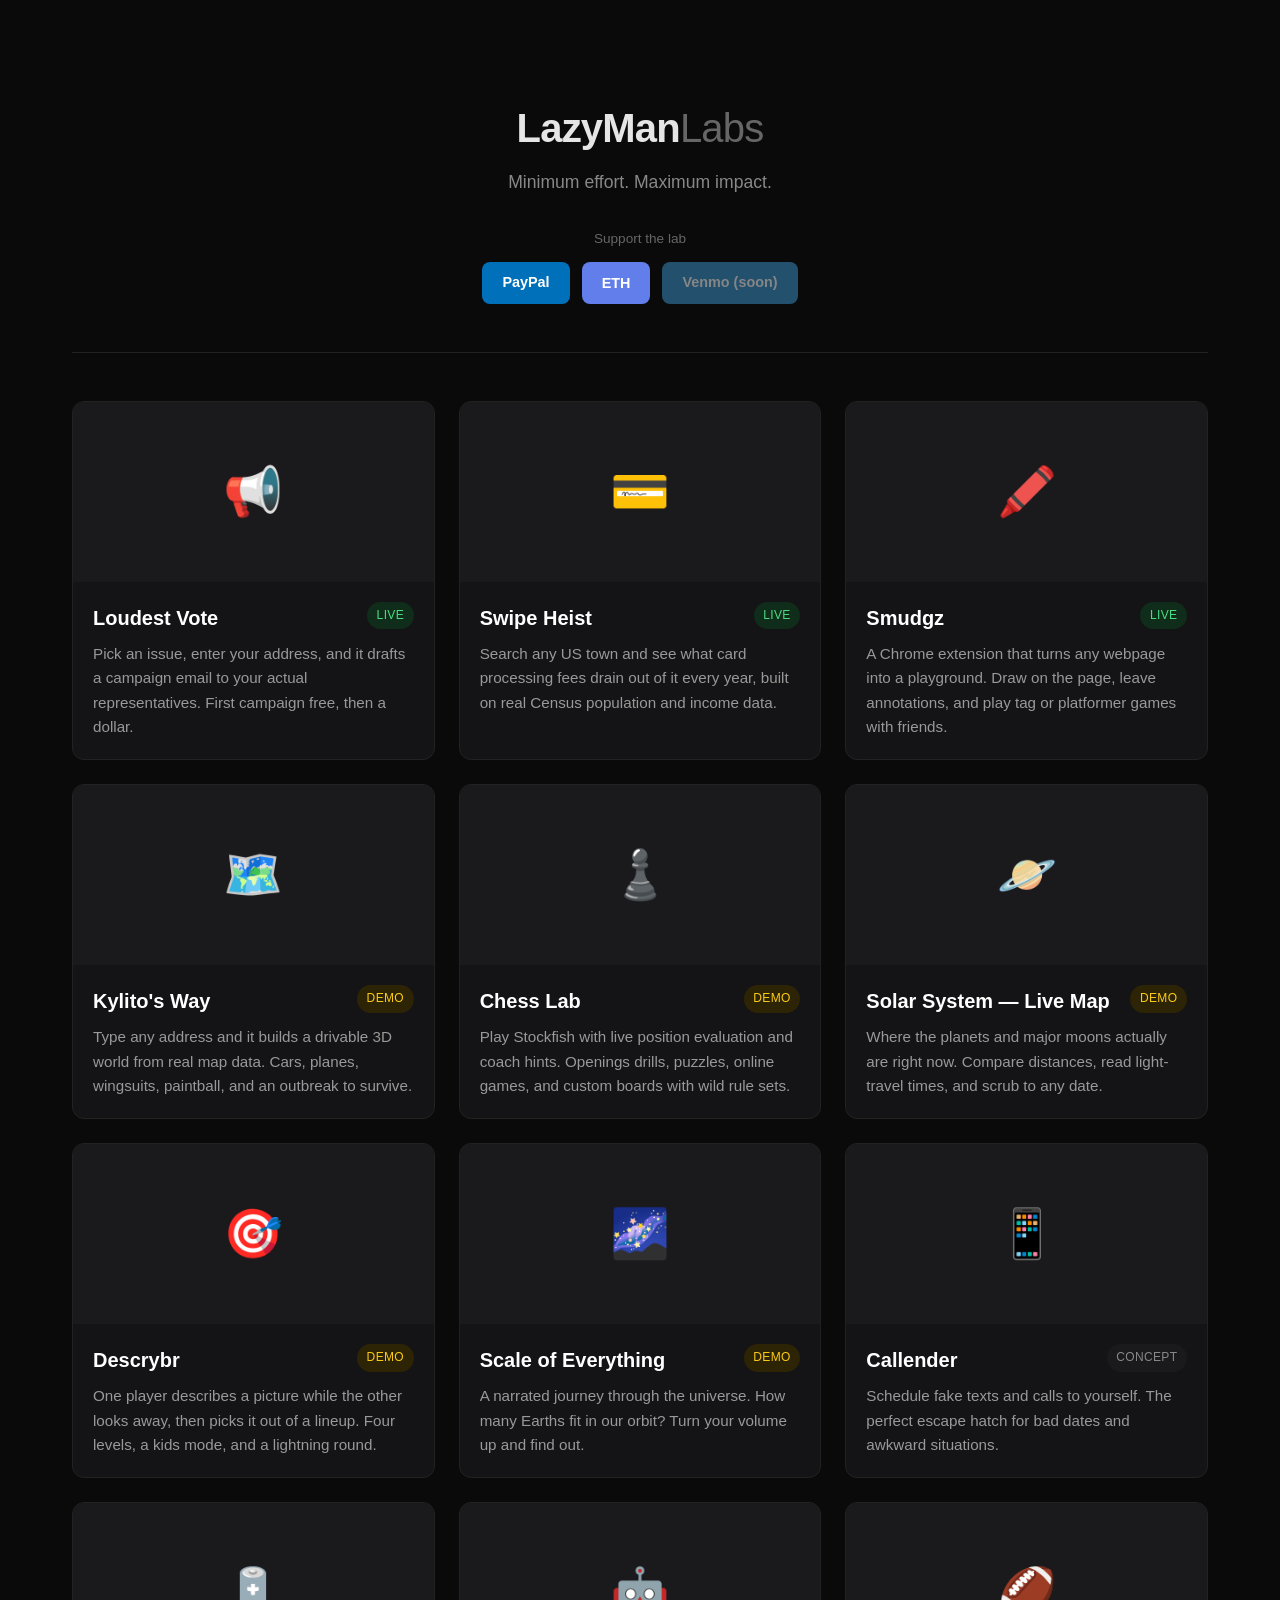
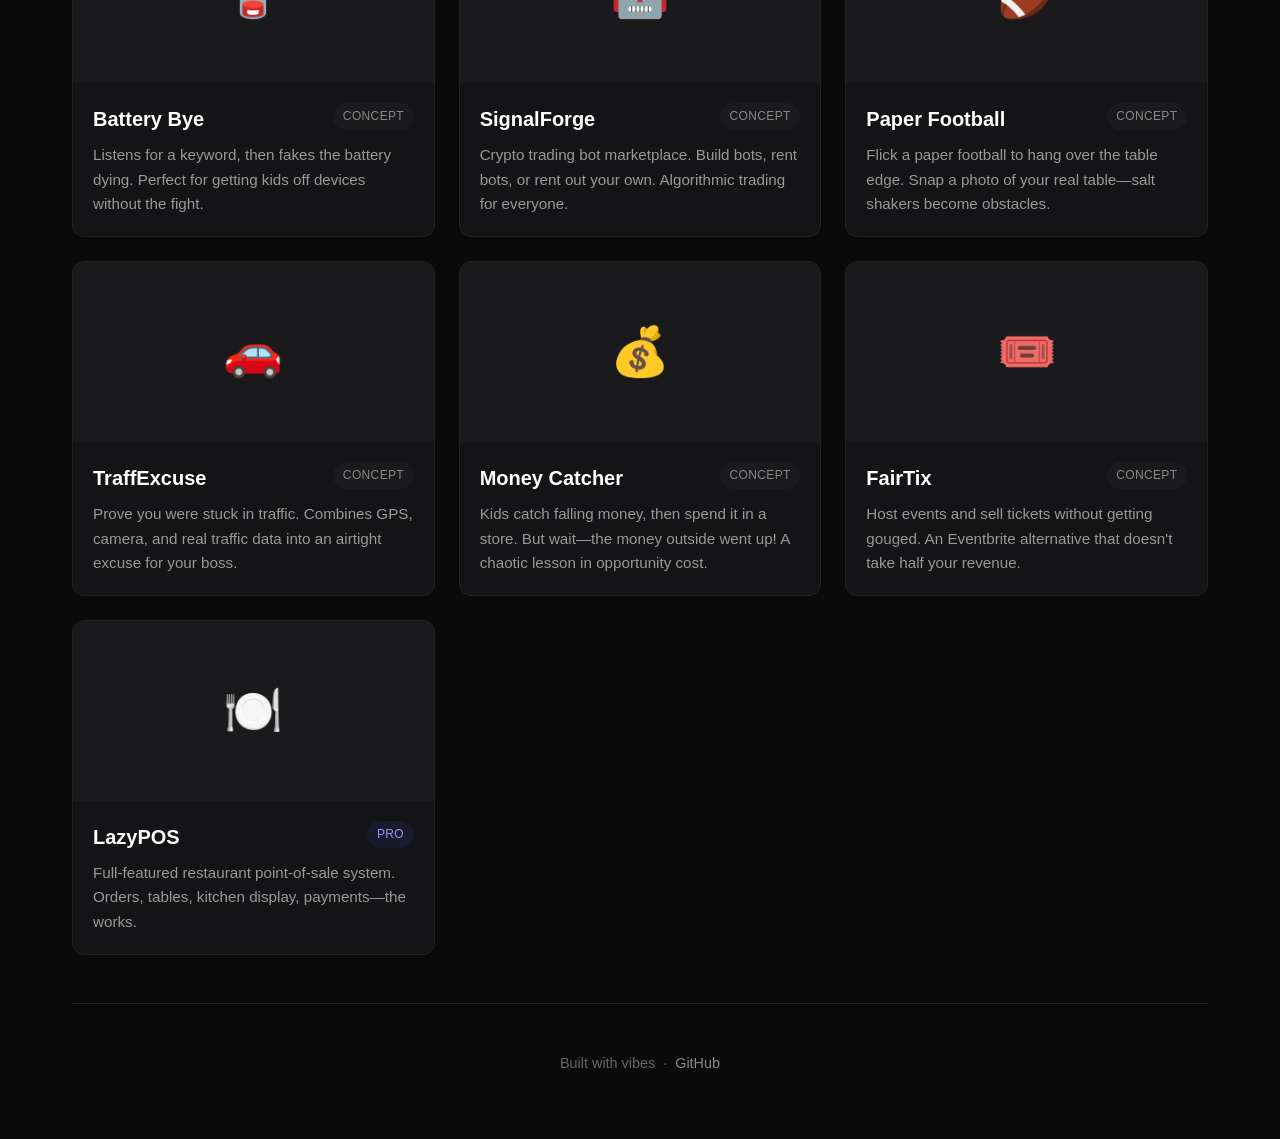
<file: index.html>
<!DOCTYPE html>
<html lang="en">
<head>
  <meta charset="UTF-8">
  <meta name="viewport" content="width=device-width, initial-scale=1.0">
  <title>LazyManLabs</title>
  <style>
    * {
      margin: 0;
      padding: 0;
      box-sizing: border-box;
    }

    body {
      font-family: -apple-system, BlinkMacSystemFont, 'Segoe UI', Roboto, sans-serif;
      background: #0a0a0b;
      color: #e5e5e5;
      min-height: 100vh;
      line-height: 1.6;
    }

    .container {
      max-width: 1200px;
      margin: 0 auto;
      padding: 2rem;
    }

    /* Header */
    header {
      text-align: center;
      padding: 4rem 0 3rem;
      border-bottom: 1px solid #222;
      margin-bottom: 3rem;
    }

    .logo {
      font-size: 2.5rem;
      font-weight: 700;
      letter-spacing: -0.02em;
      margin-bottom: 0.5rem;
    }

    .logo span {
      color: #666;
      font-weight: 400;
    }

    .tagline {
      color: #888;
      font-size: 1.1rem;
    }

    .donate-section {
      margin-top: 2rem;
    }

    .donate-label {
      font-size: 0.85rem;
      color: #666;
      margin-bottom: 0.75rem;
    }

    .donate-buttons {
      display: flex;
      gap: 0.75rem;
      justify-content: center;
      flex-wrap: wrap;
    }

    .donate-btn {
      display: inline-flex;
      align-items: center;
      gap: 0.5rem;
      padding: 0.6rem 1.25rem;
      font-weight: 600;
      font-size: 0.9rem;
      border: none;
      border-radius: 8px;
      cursor: pointer;
      text-decoration: none;
      transition: transform 0.2s, box-shadow 0.2s;
    }

    .donate-btn:hover {
      transform: translateY(-2px);
    }

    .donate-btn.paypal {
      background: #0070ba;
      color: #fff;
    }

    .donate-btn.paypal:hover {
      box-shadow: 0 4px 20px rgba(0, 112, 186, 0.4);
    }

    .donate-btn.eth {
      background: #627eea;
      color: #fff;
    }

    .donate-btn.eth:hover {
      box-shadow: 0 4px 20px rgba(98, 126, 234, 0.4);
    }

    .donate-btn.venmo {
      background: #3d95ce;
      color: #fff;
      opacity: 0.5;
      cursor: not-allowed;
    }

    .donate-btn.venmo:hover {
      transform: none;
    }

    .eth-address {
      margin-top: 0.75rem;
      font-family: monospace;
      font-size: 0.75rem;
      color: #666;
      word-break: break-all;
      display: none;
    }

    .eth-address.show {
      display: block;
    }

    .copied-toast {
      position: fixed;
      bottom: 2rem;
      left: 50%;
      transform: translateX(-50%);
      background: #4ade80;
      color: #000;
      padding: 0.75rem 1.5rem;
      border-radius: 8px;
      font-weight: 600;
      opacity: 0;
      transition: opacity 0.3s;
      pointer-events: none;
    }

    .copied-toast.show {
      opacity: 1;
    }

    /* Project Grid */
    .projects {
      display: grid;
      grid-template-columns: repeat(auto-fill, minmax(340px, 1fr));
      gap: 1.5rem;
    }

    .card {
      background: #141416;
      border: 1px solid #222;
      border-radius: 12px;
      overflow: hidden;
      transition: border-color 0.2s, transform 0.2s;
    }

    .card:hover {
      border-color: #444;
      transform: translateY(-2px);
    }

    .card-image {
      width: 100%;
      height: 180px;
      object-fit: cover;
      object-position: center;
      background: #1a1a1d;
      display: flex;
      align-items: center;
      justify-content: center;
      font-size: 3rem;
    }

    img.card-image {
      display: block;
    }

    img.card-image.swipeheist {
      object-position: center 35%;
    }

    .card-body {
      padding: 1.25rem;
    }

    .card-header {
      display: flex;
      justify-content: space-between;
      align-items: flex-start;
      margin-bottom: 0.5rem;
    }

    .card-title {
      font-size: 1.25rem;
      font-weight: 600;
    }

    .card-title a {
      color: #fff;
      text-decoration: none;
    }

    .card-title a:hover {
      text-decoration: underline;
    }

    .status {
      font-size: 0.75rem;
      padding: 0.25rem 0.6rem;
      border-radius: 50px;
      font-weight: 500;
      text-transform: uppercase;
      letter-spacing: 0.03em;
    }

    .status.live {
      background: #0f2d1a;
      color: #4ade80;
    }

    .status.demo {
      background: #2d2305;
      color: #facc15;
    }

    .status.concept {
      background: #1a1a1d;
      color: #888;
    }

    .status.pro {
      background: #1a1a2d;
      color: #a78bfa;
    }

    .card-description {
      color: #999;
      font-size: 0.95rem;
    }

    /* Footer */
    footer {
      text-align: center;
      padding: 3rem 0 2rem;
      margin-top: 3rem;
      border-top: 1px solid #222;
      color: #666;
      font-size: 0.9rem;
    }

    footer a {
      color: #888;
      text-decoration: none;
    }

    footer a:hover {
      color: #fff;
    }

    /* Responsive */
    @media (max-width: 600px) {
      .container {
        padding: 1rem;
      }

      header {
        padding: 2rem 0 1.5rem;
      }

      .logo {
        font-size: 1.75rem;
      }

      .projects {
        grid-template-columns: 1fr;
      }
    }
  </style>
</head>
<body>
  <div class="container">
    <header>
      <h1 class="logo">LazyMan<span>Labs</span></h1>
      <p class="tagline">Minimum effort. Maximum impact.</p>
      <div class="donate-section">
        <p class="donate-label">Support the lab</p>
        <div class="donate-buttons">
          <a href="https://www.paypal.com/ncp/payment/9GPXC757HUKKL" target="_blank" class="donate-btn paypal">PayPal</a>
          <button onclick="copyEth()" class="donate-btn eth">ETH</button>
          <span class="donate-btn venmo">Venmo (soon)</span>
        </div>
        <p id="ethAddress" class="eth-address">0x41693DF6D0D2ba13Bb26aa320AC20D8aee963618</p>
      </div>
    </header>
    <div id="toast" class="copied-toast">ETH address copied!</div>

    <main class="projects">

      <!-- Loudest Vote -->
      <article class="card">
        <div class="card-image">📢</div>
        <div class="card-body">
          <div class="card-header">
            <h2 class="card-title"><a href="https://loudestvote.com" target="_blank">Loudest Vote</a></h2>
            <span class="status live">Live</span>
          </div>
          <p class="card-description">Pick an issue, enter your address, and it drafts a campaign email to your actual representatives. First campaign free, then a dollar.</p>
        </div>
      </article>

      <!-- Swipe Heist -->
      <article class="card">
        <div class="card-image">💳</div>
        <div class="card-body">
          <div class="card-header">
            <h2 class="card-title"><a href="https://swipeheist.com" target="_blank">Swipe Heist</a></h2>
            <span class="status live">Live</span>
          </div>
          <p class="card-description">Search any US town and see what card processing fees drain out of it every year, built on real Census population and income data.</p>
        </div>
      </article>

      <!-- Smudgz -->
      <article class="card">
        <div class="card-image">🖍️</div>
        <div class="card-body">
          <div class="card-header">
            <h2 class="card-title"><a href="https://smudgz.com" target="_blank">Smudgz</a></h2>
            <span class="status live">Live</span>
          </div>
          <p class="card-description">A Chrome extension that turns any webpage into a playground. Draw on the page, leave annotations, and play tag or platformer games with friends.</p>
        </div>
      </article>

      <!-- Kylito's Way -->
      <article class="card">
        <div class="card-image">🗺️</div>
        <div class="card-body">
          <div class="card-header">
            <h2 class="card-title"><a href="/kylitos-way/" target="_blank">Kylito's Way</a></h2>
            <span class="status demo">Demo</span>
          </div>
          <p class="card-description">Type any address and it builds a drivable 3D world from real map data. Cars, planes, wingsuits, paintball, and an outbreak to survive.</p>
        </div>
      </article>

      <!-- Chess Lab -->
      <article class="card">
        <div class="card-image">♟️</div>
        <div class="card-body">
          <div class="card-header">
            <h2 class="card-title"><a href="https://chess-game-dad7c.web.app" target="_blank">Chess Lab</a></h2>
            <span class="status demo">Demo</span>
          </div>
          <p class="card-description">Play Stockfish with live position evaluation and coach hints. Openings drills, puzzles, online games, and custom boards with wild rule sets.</p>
        </div>
      </article>

      <!-- Solar System -->
      <article class="card">
        <div class="card-image">🪐</div>
        <div class="card-body">
          <div class="card-header">
            <h2 class="card-title"><a href="/solar-system/" target="_blank">Solar System — Live Map</a></h2>
            <span class="status demo">Demo</span>
          </div>
          <p class="card-description">Where the planets and major moons actually are right now. Compare distances, read light-travel times, and scrub to any date.</p>
        </div>
      </article>

      <!-- Descrybr -->
      <article class="card">
        <div class="card-image">🎯</div>
        <div class="card-body">
          <div class="card-header">
            <h2 class="card-title"><a href="https://cozy-lollipop-f24586.netlify.app" target="_blank">Descrybr</a></h2>
            <span class="status demo">Demo</span>
          </div>
          <p class="card-description">One player describes a picture while the other looks away, then picks it out of a lineup. Four levels, a kids mode, and a lightning round.</p>
        </div>
      </article>

      <!-- Scale of Everything -->
      <article class="card">
        <div class="card-image">🌌</div>
        <div class="card-body">
          <div class="card-header">
            <h2 class="card-title"><a href="scale-of-everything.html" target="_blank">Scale of Everything</a></h2>
            <span class="status demo">Demo</span>
          </div>
          <p class="card-description">A narrated journey through the universe. How many Earths fit in our orbit? Turn your volume up and find out.</p>
        </div>
      </article>

      <!-- Callender -->
      <article class="card">
        <div class="card-image">📱</div>
        <div class="card-body">
          <div class="card-header">
            <h2 class="card-title"><a href="#">Callender</a></h2>
            <span class="status concept">Concept</span>
          </div>
          <p class="card-description">Schedule fake texts and calls to yourself. The perfect escape hatch for bad dates and awkward situations.</p>
        </div>
      </article>

      <!-- Battery Bye -->
      <article class="card">
        <div class="card-image">🪫</div>
        <div class="card-body">
          <div class="card-header">
            <h2 class="card-title"><a href="#">Battery Bye</a></h2>
            <span class="status concept">Concept</span>
          </div>
          <p class="card-description">Listens for a keyword, then fakes the battery dying. Perfect for getting kids off devices without the fight.</p>
        </div>
      </article>

      <!-- SignalForge -->
      <article class="card">
        <div class="card-image">🤖</div>
        <div class="card-body">
          <div class="card-header">
            <h2 class="card-title"><a href="#">SignalForge</a></h2>
            <span class="status concept">Concept</span>
          </div>
          <p class="card-description">Crypto trading bot marketplace. Build bots, rent bots, or rent out your own. Algorithmic trading for everyone.</p>
        </div>
      </article>

      <!-- Paper Football -->
      <article class="card">
        <div class="card-image">🏈</div>
        <div class="card-body">
          <div class="card-header">
            <h2 class="card-title"><a href="#">Paper Football</a></h2>
            <span class="status concept">Concept</span>
          </div>
          <p class="card-description">Flick a paper football to hang over the table edge. Snap a photo of your real table—salt shakers become obstacles.</p>
        </div>
      </article>

      <!-- TraffExcuse -->
      <article class="card">
        <div class="card-image">🚗</div>
        <div class="card-body">
          <div class="card-header">
            <h2 class="card-title"><a href="#">TraffExcuse</a></h2>
            <span class="status concept">Concept</span>
          </div>
          <p class="card-description">Prove you were stuck in traffic. Combines GPS, camera, and real traffic data into an airtight excuse for your boss.</p>
        </div>
      </article>

      <!-- Money Catcher -->
      <article class="card">
        <div class="card-image">💰</div>
        <div class="card-body">
          <div class="card-header">
            <h2 class="card-title"><a href="#">Money Catcher</a></h2>
            <span class="status concept">Concept</span>
          </div>
          <p class="card-description">Kids catch falling money, then spend it in a store. But wait—the money outside went up! A chaotic lesson in opportunity cost.</p>
        </div>
      </article>

      <!-- FairTix -->
      <article class="card">
        <div class="card-image">🎟️</div>
        <div class="card-body">
          <div class="card-header">
            <h2 class="card-title"><a href="#">FairTix</a></h2>
            <span class="status concept">Concept</span>
          </div>
          <p class="card-description">Host events and sell tickets without getting gouged. An Eventbrite alternative that doesn't take half your revenue.</p>
        </div>
      </article>

      <!-- LazyPOS -->
      <article class="card">
        <div class="card-image">🍽️</div>
        <div class="card-body">
          <div class="card-header">
            <h2 class="card-title"><a href="#">LazyPOS</a></h2>
            <span class="status pro">Pro</span>
          </div>
          <p class="card-description">Full-featured restaurant point-of-sale system. Orders, tables, kitchen display, payments—the works.</p>
        </div>
      </article>
    </main>

    <footer>
      <p>Built with vibes &nbsp;·&nbsp; <a href="https://github.com/Stonewallkid">GitHub</a></p>
    </footer>
  </div>
<script>
    function copyEth() {
      const addr = '0x41693DF6D0D2ba13Bb26aa320AC20D8aee963618';
      navigator.clipboard.writeText(addr);
      document.getElementById('ethAddress').classList.add('show');
      const toast = document.getElementById('toast');
      toast.classList.add('show');
      setTimeout(() => toast.classList.remove('show'), 2000);
    }
  </script>
</body>
</html>
</file>
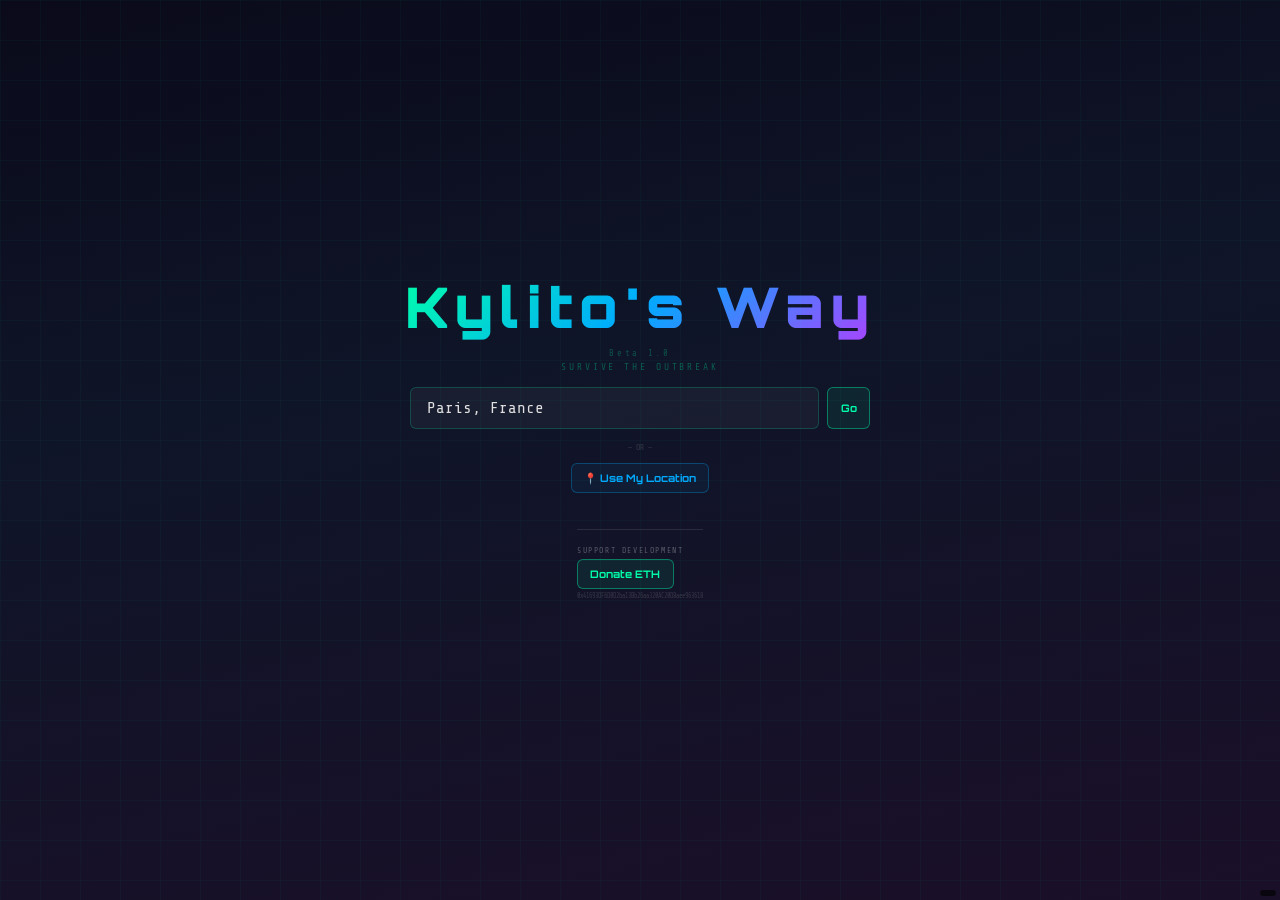
<file: kylitos-way/index.html>
<!DOCTYPE html>
<html lang="en">
<head>
  <meta charset="UTF-8">
  <meta name="viewport" content="width=device-width,initial-scale=1.0,user-scalable=no,maximum-scale=1.0">
  <title>Kylito's Way Beta 1.0</title>
  <script type="module" crossorigin src="./assets/index-CuwdePsV.js"></script>
  <link rel="stylesheet" crossorigin href="./assets/index-_gGOJxFJ.css">
</head>
<body>
  <div id="launch">
    <div class="gbg"></div>
    <div class="tl">Kylito's Way</div>
    <div class="ver">Beta 1.0</div>
    <div class="sb">Survive the Outbreak</div>
    <div class="ig">
      <div class="sr">
        <input type="text" id="li" placeholder="Address, city, or landmark..." value="Paris, France"/>
        <button class="bt" id="go-btn">Go</button>
      </div>
      <div style="color:rgba(255,255,255,.15);font-size:.5rem;margin-top:.3em">— OR —</div>
      <button class="bt bt2" id="gps-btn">📍 Use My Location</button>
      <div style="margin-top:1.5em;padding-top:1em;border-top:1px solid rgba(255,255,255,.1)">
        <div style="color:rgba(255,255,255,.3);font-size:.5rem;letter-spacing:.2em;margin-bottom:.5em">SUPPORT DEVELOPMENT</div>
        <a href="ethereum:0x41693DF6D0D2ba13Bb26aa320AC20D8aee963618" class="bt bt3" style="text-decoration:none;display:inline-block">Donate ETH</a>
        <div style="color:rgba(255,255,255,.15);font-size:.4rem;margin-top:.4em;word-break:break-all">0x41693DF6D0D2ba13Bb26aa320AC20D8aee963618</div>
      </div>
    </div>
    <div id="loading-spinner"></div>
    <div id="st"></div>
    <div class="pw" id="pw"><div class="pb" id="pb"></div></div>
  </div>

  <div id="hud">
    <div class="hl"><div id="hn">—</div></div>

    <!-- Desktop controls key -->
    <div id="controls-key" class="desktop-only">
      <div class="key-title">CONTROLS</div>
      <div class="key-row"><span class="key">WASD</span> Move</div>
      <div class="key-row"><span class="key">ARROWS</span> Look</div>
      <div class="key-row"><span class="key">/</span> Shoot</div>
      <div class="key-row"><span class="key">SHIFT</span> Sprint / Fly</div>
      <div class="key-row"><span class="key">SPACE</span> Jump</div>
      <div class="key-row"><span class="key">E</span> Enter/Exit Vehicle</div>
      <div class="key-row"><span class="key">J</span> Jetpack</div>
      <div class="key-row"><span class="key">G</span> Wingsuit (in air)</div>
      <div class="key-row"><span class="key">N</span> Night Mode</div>
      <div class="key-row"><span class="key">P</span> Paintball Mode</div>
      <div class="key-row"><span class="key">M</span> Drop Marker</div>
      <div class="key-row"><span class="key">C</span> Clear Markers</div>
      <div class="key-row"><span class="key">H</span> Hide/Show</div>
    </div>
    <div class="dh desktop-only"><span>H</span> toggle controls</div>

    <!-- Mobile menu button -->
    <div id="mobile-menu-btn" class="mobile-only">☰</div>

    <!-- Mobile menu panel -->
    <div id="mobile-menu" class="mobile-only hidden">
      <div class="mobile-menu-header">
        <span>MENU</span>
        <div id="mobile-menu-close">✕</div>
      </div>
      <div class="mobile-menu-item" id="mm-jetpack">
        <span class="mm-icon">🚀</span>
        <span class="mm-label">Jetpack</span>
        <span class="mm-status" id="mm-jetpack-status">OFF</span>
      </div>
      <div class="mobile-menu-item" id="mm-paintball">
        <span class="mm-icon">🎨</span>
        <span class="mm-label">Paintball</span>
        <span class="mm-status" id="mm-paintball-status">OFF</span>
      </div>
      <div class="mobile-menu-item" id="mm-sprint">
        <span class="mm-icon">⚡</span>
        <span class="mm-label">Auto-Sprint</span>
        <span class="mm-status" id="mm-sprint-status">OFF</span>
      </div>
      <div class="mobile-menu-item" id="mm-car">
        <span class="mm-icon">🚗</span>
        <span class="mm-label">Enter/Exit Car</span>
      </div>
      <div class="mobile-menu-item" id="mm-marker">
        <span class="mm-icon">📍</span>
        <span class="mm-label">Drop Marker</span>
      </div>
      <div class="mobile-menu-item" id="mm-clear-markers">
        <span class="mm-icon">🗑️</span>
        <span class="mm-label">Clear Markers</span>
      </div>
    </div>

    <!-- Mobile touch controls -->
    <div class="tc" id="touch-controls">
      <div class="jz" id="jz"><div class="jb" id="jb"><div class="jk" id="jk"></div></div></div>
      <div class="lz" id="lz"></div>
      <div class="ab" id="action-btns"></div>
    </div>
  </div>

  <div id="speedometer"><span id="spd-val">0</span> <span class="unit">MPH</span></div>

  <!-- Mini Map -->
  <div id="minimap-container">
    <canvas id="minimap" width="150" height="150"></canvas>
    <div id="minimap-north">N</div>
    <div id="minimap-coords"></div>
  </div>
  <div id="attribution"></div>
  <canvas id="gc"></canvas>

</body>
</html>
</file>
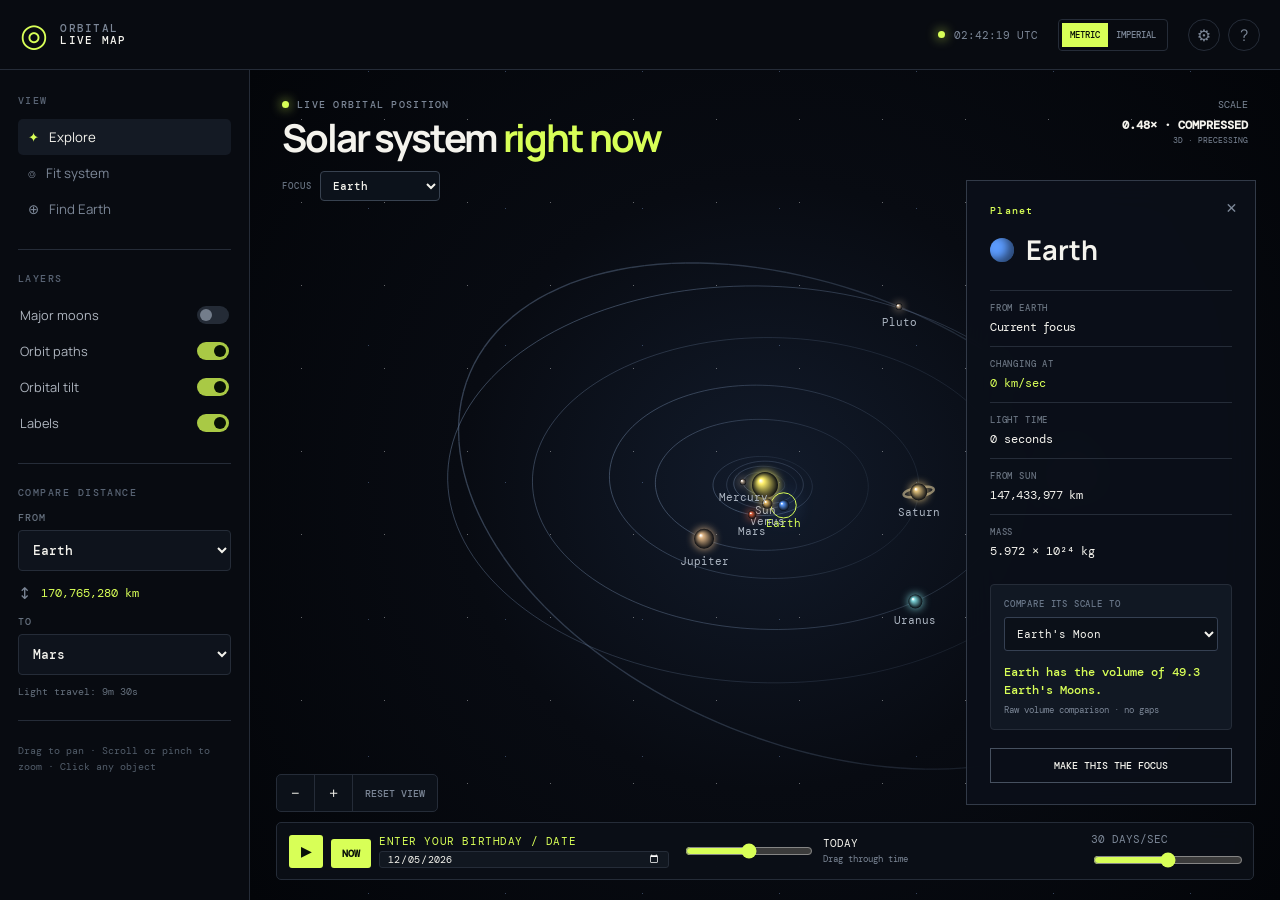
<file: solar-system/index.html>
<!doctype html><html lang="en"><head>
<meta charset="UTF-8"><meta name="viewport" content="width=device-width,initial-scale=1,maximum-scale=1"><meta name="theme-color" content="#05070b">
<meta name="description" content="Explore the live solar system. Pan, zoom, select planets and moons, and compare distances.">
<title>Solar System — Live Map</title><link rel="preconnect" href="https://fonts.googleapis.com"><link rel="preconnect" href="https://fonts.gstatic.com" crossorigin><link href="https://fonts.googleapis.com/css2?family=DM+Mono:wght@300;400;500&family=Manrope:wght@400;500;600;700;800&display=swap" rel="stylesheet"><link rel="stylesheet" href="styles.css">
</head><body>
<main><header class="topbar"><a class="brand" href="#"><span class="brand-mark">◎</span><span>ORBITAL<br><b>LIVE MAP</b></span></a><div class="status"><i></i><span id="clock">LIVE</span></div><div class="unit-switch" role="group" aria-label="Units"><button class="active" data-units="metric">METRIC</button><button data-units="imperial">IMPERIAL</button></div><button class="icon-btn" id="settings-btn" aria-label="Open settings">⚙</button><button class="icon-btn compact-icon" id="help-btn" aria-label="Show map help">?</button></header>
<section class="workspace"><aside class="rail">
<div class="rail-block"><p class="rail-label">VIEW</p><button class="tool active" id="explore-tool"><span>✦</span> Explore</button><button class="tool" id="fit-btn"><span>⌾</span> Fit system</button><button class="tool" id="earth-btn"><span>⊕</span> Find Earth</button></div>
<div class="rail-block"><p class="rail-label">LAYERS</p><label class="toggle-row"><span>Major moons</span><input id="moons-toggle" type="checkbox"><i></i></label><label class="toggle-row"><span>Orbit paths</span><input id="orbits-toggle" type="checkbox" checked><i></i></label><label class="toggle-row"><span>Orbital tilt</span><input id="tilt-toggle" type="checkbox" checked><i></i></label><label class="toggle-row"><span>Labels</span><input id="labels-toggle" type="checkbox" checked><i></i></label></div>
<div class="rail-block compare-block"><p class="rail-label">COMPARE DISTANCE</p><label>FROM<select id="compare-a"></select></label><div class="compare-line"><span>↕</span><b id="compare-distance">—</b></div><label>TO<select id="compare-b"></select></label><p id="compare-light">Select two bodies</p></div><p class="rail-hint">Drag to pan · Scroll or pinch to zoom · Click any object</p>
</aside><div class="map-wrap" id="map-wrap"><canvas id="space-map" aria-label="Interactive map of the solar system"></canvas>
<div class="map-head"><div><p><span class="pulse"></span> LIVE ORBITAL POSITION</p><h1>Solar system <em>right now</em></h1><label class="focus-picker">FOCUS <select id="focus-select"></select></label></div><div class="zoom-readout"><span>SCALE</span><b id="zoom-label">AUTO</b><small id="view-label">3D · PRECESSING</small></div></div>
<div class="map-controls"><button id="zoom-out" aria-label="Zoom out">−</button><button id="zoom-in" aria-label="Zoom in">+</button><button id="reset-view">RESET VIEW</button></div>
<div class="timebar"><div class="transport"><button id="play-btn" aria-label="Play time">▶</button><button id="now-btn">NOW</button><label class="date-entry"><span>ENTER YOUR BIRTHDAY / DATE</span><input id="date-input" type="date" min="1800-01-01" max="2200-12-31" aria-label="Enter your birthday or date"></label></div><div class="scrubber"><input id="time-slider" type="range" min="-36525" max="36525" value="0" step="1" aria-label="Days from today"><div><span id="date-label">TODAY</span><small>Drag through time</small></div></div><label class="speed-control"><span id="speed-label">30 DAYS/SEC</span><input id="speed-slider" type="range" min="0" max="4" value="2" step="1" aria-label="Playback speed"></label></div>
<div class="detail" id="detail-panel"><button class="detail-close" id="detail-close" aria-label="Close details">×</button><p id="detail-type">PLANET</p><div class="detail-title"><span id="detail-dot"></span><h2 id="detail-name">Earth</h2></div><dl><div><dt id="detail-from-label">FROM EARTH</dt><dd class="rolling" id="detail-distance">You are here</dd></div><div><dt>CHANGING AT</dt><dd id="detail-rate">0 km/sec</dd></div><div><dt>LIGHT TIME</dt><dd id="detail-light">0 seconds</dd></div><div><dt>FROM SUN</dt><dd class="rolling" id="detail-sun">149,597,871 km</dd></div><div><dt>MASS</dt><dd id="detail-mass">5.972 × 10²⁴ kg</dd></div></dl><div class="scale-compare"><label for="scale-reference">COMPARE ITS SCALE TO</label><select id="scale-reference"><option value="Moon">Earth's Moon</option><option value="Earth">Earth</option><option value="Mars">Mars</option><option value="Pluto">Pluto</option><option value="person">Average person</option><option value="pyramid">Great Pyramid of Giza</option></select><strong id="scale-result">Earth has the volume of 49 Moons.</strong><small id="scale-note">Volume comparison</small></div><button id="center-selected">MAKE THIS THE FOCUS</button></div>
<div class="help-card" id="help-card"><button id="help-close">×</button><h2>Map controls</h2><p><b>Drag</b> empty space to pan. <b>Scroll</b> or pinch to zoom. Click a planet or moon to inspect it.</p><p><b>Orbital tilt</b> projects the solar system in 3D. Brighter orbit segments pass above the ecliptic; dimmer segments pass below it. The paths slowly precess as the date changes.</p><p>Planet sizes and moon separations are exaggerated so you can actually see the little rascals. Orbital distances are compressed while zoomed out.</p></div>
<div class="settings-card" id="settings-card"><button id="settings-close" aria-label="Close settings">×</button><h2>Scale settings</h2><label for="packing-mode">VOLUME COMPARISON</label><select id="packing-mode"><option value="raw">Raw volume · no gaps</option><option value="tight">Tight sphere packing · 74%</option><option value="loose">Loose random packing · 64%</option></select><p id="packing-description">Compares total volumes as if objects could merge with no empty space.</p><small>People and pyramid comparisons always use mass.</small></div>
</div></section></main><script src="app.js"></script></body></html>
</file>
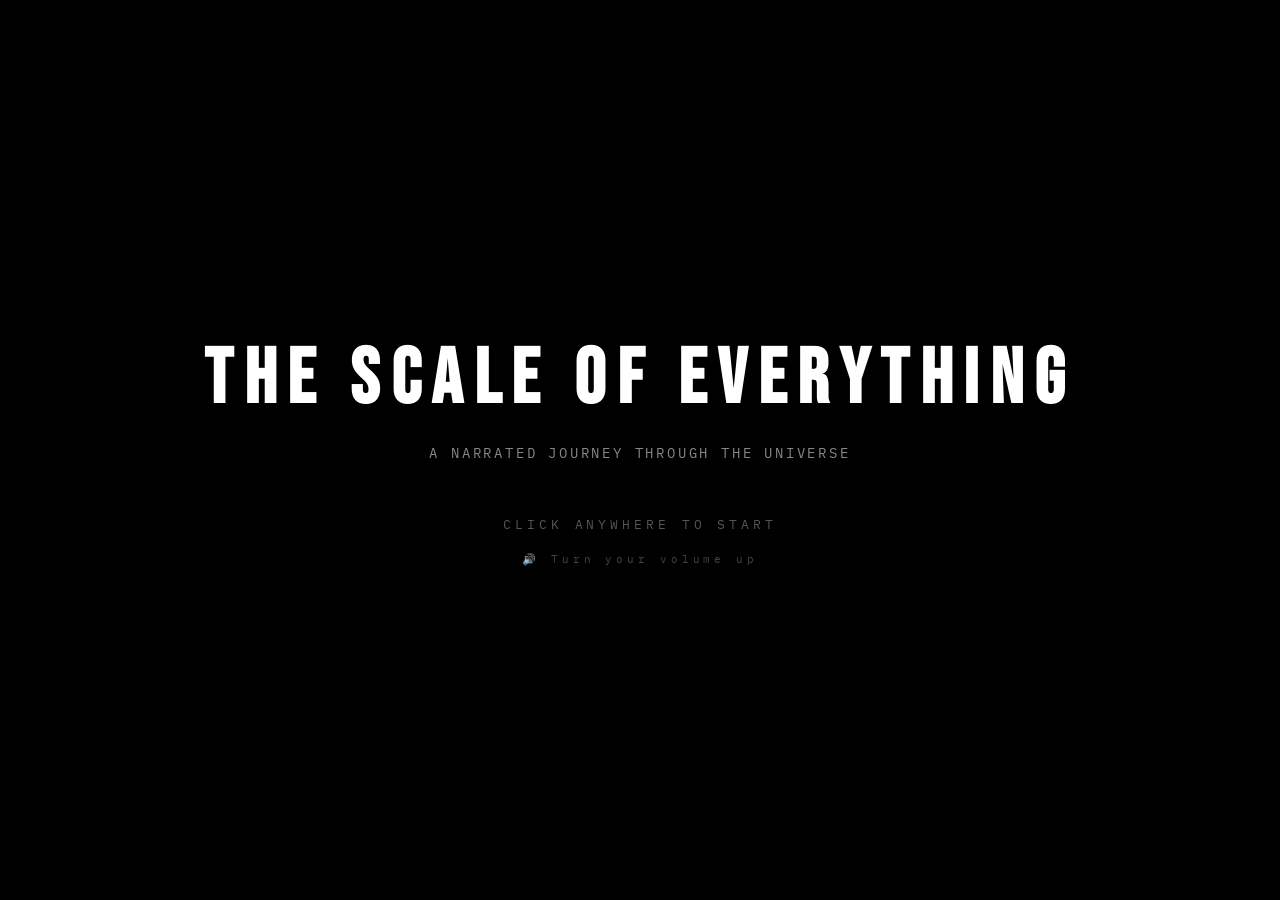
<file: scale-of-everything.html>
<!DOCTYPE html>
<html lang="en">
<head>
<meta charset="UTF-8">
<meta name="viewport" content="width=device-width, initial-scale=1.0">
<title>The Scale of Everything</title>
<link href="https://fonts.googleapis.com/css2?family=Bebas+Neue&family=IBM+Plex+Mono:wght@400;600&display=swap" rel="stylesheet">
<style>
  * { margin: 0; padding: 0; box-sizing: border-box; }
  body { background: #000; color: #fff; overflow: hidden; width: 100vw; height: 100vh; font-family: 'IBM Plex Mono', monospace; }
  canvas { position: fixed; top: 0; left: 0; }
  #subtitle-bar { position: fixed; bottom: 60px; left: 50%; transform: translateX(-50%); z-index: 50; text-align: center; pointer-events: none; max-width: 80vw; }
  #subtitle-text { font-family: 'IBM Plex Mono', monospace; font-size: 22px; line-height: 1.6; color: #fff; text-shadow: 0 0 20px rgba(0,0,0,0.95), 0 0 40px #000; background: rgba(0,0,0,0.65); padding: 14px 30px; border-radius: 6px; display: inline-block; opacity: 0; transition: opacity 0.4s ease; }
  #subtitle-text.visible { opacity: 1; }
  #big-number { position: fixed; top: 45%; left: 50%; transform: translate(-50%, -50%); z-index: 40; text-align: center; pointer-events: none; opacity: 0; transition: opacity 0.8s ease; }
  #big-number.visible { opacity: 1; }
  #big-number .number { font-family: 'Bebas Neue', sans-serif; font-size: 12vw; letter-spacing: 0.05em; text-shadow: 0 0 80px rgba(100,180,255,0.4); line-height: 1; }
  #big-number .label { font-family: 'IBM Plex Mono', monospace; font-size: 1.5vw; color: rgba(255,255,255,0.6); letter-spacing: 0.3em; text-transform: uppercase; margin-top: 1vh; }
  #start-screen { position: fixed; top: 0; left: 0; width: 100%; height: 100%; z-index: 200; display: flex; flex-direction: column; align-items: center; justify-content: center; background: #000; cursor: pointer; transition: opacity 1s ease; }
  #start-screen.hidden { opacity: 0; pointer-events: none; }
  #start-screen h1 { font-family: 'Bebas Neue', sans-serif; font-size: 6vw; letter-spacing: 0.15em; margin-bottom: 2vh; }
  #start-screen .sub { font-size: 14px; color: #888; letter-spacing: 0.2em; text-transform: uppercase; }
  #start-screen .click { margin-top: 6vh; font-size: 13px; color: #555; letter-spacing: 0.3em; animation: pulse 2s ease-in-out infinite; text-align: center; }
  @keyframes pulse { 0%,100% { opacity: 1; } 50% { opacity: 0.3; } }
  #debug { display: none; position: fixed; top: 10px; left: 10px; font-size: 12px; color: rgba(255,255,100,0.9); z-index: 999; pointer-events: none; white-space: pre-line; background: rgba(0,0,0,0.7); padding: 8px 12px; border-radius: 4px; max-width: 50vw; }
  #test-btn { position: fixed; top: 10px; right: 10px; z-index: 999; background: #222; color: #fff; border: 1px solid #555; padding: 8px 16px; font-family: 'IBM Plex Mono', monospace; font-size: 12px; cursor: pointer; display: none; }
  #test-btn:hover { background: #444; }
</style>
</head>
<body>
<canvas id="c"></canvas>

<div id="start-screen">
  <h1>THE SCALE OF EVERYTHING</h1>
  <div class="sub">A narrated journey through the universe</div>
  <div class="click">CLICK ANYWHERE TO START<br><br><span style="font-size:11px;color:#444">🔊 Turn your volume up</span></div>
</div>

<div id="subtitle-bar"><div id="subtitle-text"></div></div>
<div id="big-number"><div class="number" id="bn-number"></div><div class="label" id="bn-label"></div></div>
<div id="debug"></div>
<button id="test-btn" onclick="testVoice()">🔊 TEST VOICE</button>

<script>
// ===========================
// CANVAS
// ===========================
const canvas = document.getElementById('c');
const ctx = canvas.getContext('2d');
let W, H, CX, CY;
function resize() { W = canvas.width = window.innerWidth; H = canvas.height = window.innerHeight; CX = W / 2; CY = H / 2; }
window.addEventListener('resize', resize);
resize();

// ===========================
// STARS
// ===========================
const stars = Array.from({length: 900}, () => ({
  x: Math.random(), y: Math.random(), s: 0.3 + Math.random() * 1.8,
  b: 0.2 + Math.random() * 0.8, tw: 1 + Math.random() * 4
}));
function drawStars(t) {
  for (const s of stars) {
    ctx.beginPath(); ctx.arc(s.x * W, s.y * H, s.s, 0, Math.PI * 2);
    ctx.fillStyle = `rgba(255,255,255,${s.b * (0.5 + 0.5 * Math.sin(t * s.tw + s.x * 80))})`;
    ctx.fill();
  }
}

// ===========================
// DEBUG LOG
// ===========================
const dbgEl = document.getElementById('debug');
const dbgLines = [];
// The on-screen panel is opt-in: add ?debug to the URL. The voice diagnostics
// below are worth keeping (browser TTS is unreliable and this is how it gets
// diagnosed), but they belong in the console, not over the intro.
const DEBUG = new URLSearchParams(location.search).has('debug');
if (DEBUG) dbgEl.style.display = 'block';
function dbg(msg) {
  console.log('[TTS]', msg);
  if (!DEBUG) return;
  dbgLines.push(msg);
  if (dbgLines.length > 10) dbgLines.shift();
  dbgEl.textContent = dbgLines.join('\n');
}

// ===========================
// TTS - SIMPLE & ROBUST
// ===========================
let allVoices = [];
let pickedVoice = null;

function refreshVoices() {
  allVoices = speechSynthesis.getVoices();
  dbg('Voices available: ' + allVoices.length);
  if (allVoices.length) {
    dbg('First 5: ' + allVoices.slice(0, 5).map(v => v.name).join(', '));
  }
  if (!allVoices.length) return;

  if (!pickedVoice) {
    // Prefer LOCAL system voices (reliable) over Google network voices (flaky)
    const prefs = ['Samantha', 'Daniel', 'Alex', 'Karen', 'Moira', 'Rishi',
      'Microsoft David', 'Microsoft Mark', 'Microsoft Zira',
      'Google UK English Male', 'Google US English'];
    for (const p of prefs) {
      const v = allVoices.find(x => x.name.includes(p));
      if (v) { pickedVoice = v; dbg('Picked voice: ' + v.name); return; }
    }
    // Fallback: any English voice
    pickedVoice = allVoices.find(v => v.lang && v.lang.startsWith('en')) || allVoices[0];
    dbg('Fallback voice: ' + (pickedVoice ? pickedVoice.name : 'NONE'));
  }
}

// Chrome loads voices async
speechSynthesis.onvoiceschanged = refreshVoices;
refreshVoices();

function sayLine(text) {
  return new Promise((resolve) => {
    if (!pickedVoice) refreshVoices();
    if (!pickedVoice) {
      dbg('!! NO VOICE AVAILABLE !!');
      setTimeout(resolve, 2000);
      return;
    }

    const utter = new SpeechSynthesisUtterance(text);
    utter.voice = pickedVoice;
    utter.rate = 0.95;
    utter.pitch = 1.0;
    utter.volume = 1.0;

    let finished = false;
    function done(reason) {
      if (finished) return;
      finished = true;
      dbg('Finished: ' + reason);
      resolve();
    }

    utter.onstart = () => { dbg('▶ AUDIO STARTED for: ' + text.substring(0, 30)); };
    utter.onend = () => done('onend');
    utter.onerror = (e) => done('ERROR: ' + (e.error || JSON.stringify(e)));

    dbg('Calling speak()... pending:' + speechSynthesis.pending + ' speaking:' + speechSynthesis.speaking);
    speechSynthesis.speak(utter);

    // Check state right after
    setTimeout(() => {
      dbg('After 500ms — speaking:' + speechSynthesis.speaking + ' pending:' + speechSynthesis.pending);
    }, 500);

    // Chrome 14-second bug workaround
    const ticker = text.length > 100 ? setInterval(() => {
      if (!speechSynthesis.speaking) { clearInterval(ticker); return; }
      speechSynthesis.pause(); speechSynthesis.resume();
    }, 12000) : 0;

    utter.onend = () => { if (ticker) clearInterval(ticker); done('onend'); };
    utter.onerror = (e) => { if (ticker) clearInterval(ticker); done('ERROR: ' + (e.error || e)); };

    // Safety net
    setTimeout(() => { if (ticker) clearInterval(ticker); done('timeout'); }, Math.max(5000, text.length * 85));
  });
}

// ===========================
// SUBTITLE & BIG NUMBER
// ===========================
const subEl = document.getElementById('subtitle-text');
function showSub(t) { subEl.textContent = t; subEl.classList.add('visible'); }
function hideSub() { subEl.classList.remove('visible'); }
const bnEl = document.getElementById('big-number');
function showBigNum(n, l) { document.getElementById('bn-number').textContent = n; document.getElementById('bn-label').textContent = l; bnEl.classList.add('visible'); }
function hideBigNum() { bnEl.classList.remove('visible'); }

// ===========================
// DRAWING HELPERS
// ===========================
function drawSun(x, y, r) {
  const g = ctx.createRadialGradient(x, y, 0, x, y, r);
  g.addColorStop(0, '#ffffcc'); g.addColorStop(0.3, '#ffdd44'); g.addColorStop(0.7, '#ff9922'); g.addColorStop(1, '#ff660022');
  ctx.fillStyle = g; ctx.beginPath(); ctx.arc(x, y, r, 0, Math.PI * 2); ctx.fill();
  const c = ctx.createRadialGradient(x, y, r * 0.8, x, y, r * 2);
  c.addColorStop(0, '#ffaa2222'); c.addColorStop(1, 'transparent');
  ctx.fillStyle = c; ctx.beginPath(); ctx.arc(x, y, r * 2, 0, Math.PI * 2); ctx.fill();
}

function drawEarth(x, y, r, seed) {
  if (r < 0.5) return;
  const g = ctx.createRadialGradient(x - r * 0.3, y - r * 0.3, 0, x, y, r);
  g.addColorStop(0, '#6bc5f8'); g.addColorStop(0.5, '#2277bb'); g.addColorStop(1, '#0d3366');
  ctx.fillStyle = g; ctx.beginPath(); ctx.arc(x, y, r, 0, Math.PI * 2); ctx.fill();
  if (r > 5) {
    ctx.save(); ctx.beginPath(); ctx.arc(x, y, r, 0, Math.PI * 2); ctx.clip();
    for (let i = 0; i < 4; i++) {
      const a = (seed || 0) * 0.001 + i * 1.8;
      ctx.beginPath(); ctx.ellipse(x + Math.cos(a) * r * 0.25, y + Math.sin(a) * r * 0.25, r * 0.35, r * 0.2, a, 0, Math.PI * 2);
      ctx.fillStyle = 'rgba(40,140,60,0.3)'; ctx.fill();
    }
    ctx.restore();
  }
}

function drawJupiter(x, y, r) {
  const g = ctx.createRadialGradient(x - r * 0.2, y - r * 0.2, 0, x, y, r);
  g.addColorStop(0, '#f5d5a0'); g.addColorStop(0.5, '#cc8844'); g.addColorStop(1, '#664422');
  ctx.fillStyle = g; ctx.beginPath(); ctx.arc(x, y, r, 0, Math.PI * 2); ctx.fill();
  ctx.save(); ctx.beginPath(); ctx.arc(x, y, r, 0, Math.PI * 2); ctx.clip();
  for (let i = 0; i < 8; i++) {
    ctx.fillStyle = i % 2 ? 'rgba(180,120,60,0.25)' : 'rgba(140,90,40,0.2)';
    ctx.fillRect(x - r, y - r + (i / 8) * r * 2, r * 2, r * 0.12);
  }
  ctx.beginPath(); ctx.ellipse(x + r * 0.25, y + r * 0.2, r * 0.18, r * 0.1, 0.1, 0, Math.PI * 2);
  ctx.fillStyle = 'rgba(200,80,40,0.35)'; ctx.fill(); ctx.restore();
}

function drawSandGlobe(x, y, r, progress, t) {
  if (progress < 0.5) {
    drawEarth(x, y, r, t);
    const crack = progress * 2;
    ctx.strokeStyle = `rgba(200,180,130,${crack})`; ctx.lineWidth = 2 + crack * 3;
    for (let i = 0; i < 8; i++) {
      const a = i * Math.PI / 4;
      ctx.beginPath(); ctx.moveTo(x, y); ctx.lineTo(x + Math.cos(a) * r * crack, y + Math.sin(a) * r * crack); ctx.stroke();
    }
  } else {
    const g = ctx.createRadialGradient(x - r * 0.2, y - r * 0.2, 0, x, y, r);
    g.addColorStop(0, '#e8d5a0'); g.addColorStop(0.6, '#c4a560'); g.addColorStop(1, '#8a7040');
    ctx.fillStyle = g; ctx.beginPath(); ctx.arc(x, y, r, 0, Math.PI * 2); ctx.fill();
    for (let i = 0; i < 60; i++) {
      const a2 = i * 2.39996, d = r * Math.sqrt(i / 60) * 0.9;
      ctx.beginPath(); ctx.arc(x + Math.cos(a2 + t * 0.0003) * d, y + Math.sin(a2 + t * 0.0003) * d, 1 + Math.random(), 0, Math.PI * 2);
      ctx.fillStyle = `rgba(230,210,160,${(progress - 0.5) * 1})`; ctx.fill();
    }
  }
}

function drawMilkyWay(x, y, r) {
  ctx.save(); ctx.translate(x, y); ctx.rotate(0.3);
  const core = ctx.createRadialGradient(0, 0, 0, 0, 0, r * 0.25);
  core.addColorStop(0, 'rgba(255,245,220,0.3)'); core.addColorStop(1, 'transparent');
  ctx.fillStyle = core; ctx.beginPath(); ctx.arc(0, 0, r * 0.25, 0, Math.PI * 2); ctx.fill();
  for (let arm = 0; arm < 2; arm++) {
    for (let i = 0; i < 300; i++) {
      const angle = (i / 300) * Math.PI * 3 + arm * Math.PI, dist = (i / 300) * r * 0.9, spread = r * 0.06 * (1 + i / 300);
      ctx.beginPath(); ctx.arc(Math.cos(angle) * dist + Math.sin(i * 7.3) * spread, Math.sin(angle) * dist * 0.35 + Math.cos(i * 5.1) * spread * 0.35, 0.8 + Math.random() * 0.8, 0, Math.PI * 2);
      ctx.fillStyle = `rgba(255,240,210,${0.35 * (1 - i / 300)})`; ctx.fill();
    }
  }
  ctx.restore();
}

function drawAndromeda(x, y, r) {
  ctx.save(); ctx.translate(x, y); ctx.rotate(-0.5);
  const core = ctx.createRadialGradient(0, 0, 0, 0, 0, r * 0.3);
  core.addColorStop(0, 'rgba(200,190,255,0.3)'); core.addColorStop(1, 'transparent');
  ctx.fillStyle = core; ctx.beginPath(); ctx.arc(0, 0, r * 0.3, 0, Math.PI * 2); ctx.fill();
  for (let arm = 0; arm < 2; arm++) {
    for (let i = 0; i < 250; i++) {
      const angle = (i / 250) * Math.PI * 2.5 + arm * Math.PI, dist = (i / 250) * r * 0.85, spread = r * 0.05 * (1 + i / 250);
      ctx.beginPath(); ctx.arc(Math.cos(angle) * dist + Math.sin(i * 6.1) * spread, Math.sin(angle) * dist * 0.3 + Math.cos(i * 4.7) * spread * 0.3, 0.6 + Math.random() * 0.6, 0, Math.PI * 2);
      ctx.fillStyle = `rgba(200,200,255,${0.3 * (1 - i / 250)})`; ctx.fill();
    }
  }
  ctx.restore();
}

function drawObservableUniverse(x, y, r) {
  const web = ctx.createRadialGradient(x, y, 0, x, y, r);
  web.addColorStop(0, 'rgba(150,170,200,0.08)'); web.addColorStop(0.7, 'rgba(100,120,160,0.04)'); web.addColorStop(1, 'transparent');
  ctx.fillStyle = web; ctx.beginPath(); ctx.arc(x, y, r, 0, Math.PI * 2); ctx.fill();
  for (let i = 0; i < 200; i++) {
    const a = i * 2.39996, d = r * Math.sqrt(i / 200) * 0.95;
    ctx.beginPath(); ctx.arc(x + Math.cos(a) * d, y + Math.sin(a) * d, 0.8, 0, Math.PI * 2);
    ctx.fillStyle = `rgba(180,190,220,${0.25 * (1 - d / r)})`; ctx.fill();
  }
  ctx.beginPath(); ctx.arc(x, y, r, 0, Math.PI * 2);
  ctx.strokeStyle = 'rgba(255,255,255,0.12)'; ctx.lineWidth = 2;
  ctx.setLineDash([6, 12]); ctx.stroke(); ctx.setLineDash([]);
}

// ===========================
// SCENES
// ===========================
let SS = {};
const scenes = [
  // 0: Opening question
  {
    lines: ["Question. How many Earths would it take to fill our orbit around the Sun?"],
    init() { SS = {}; },
    draw(t, st) {
      const sunR = 40, orbitR = Math.min(W, H) * 0.35;
      drawSun(CX, CY, sunR);
      ctx.beginPath(); ctx.arc(CX, CY, orbitR, 0, Math.PI * 2);
      ctx.strokeStyle = `rgba(100,180,255,${0.2 + 0.15 * Math.sin(t * 2)})`;
      ctx.lineWidth = 2; ctx.setLineDash([8, 12]); ctx.stroke(); ctx.setLineDash([]);
      const ea = t * 0.4;
      drawEarth(CX + Math.cos(ea) * orbitR, CY + Math.sin(ea) * orbitR, 18, t * 1000);
      if (st > 2) {
        ctx.fillStyle = `rgba(255,255,255,${Math.min(1, (st - 2) / 1.5) * 0.1})`;
        ctx.font = `${H * 0.5}px "Bebas Neue"`; ctx.textAlign = 'center'; ctx.textBaseline = 'middle';
        ctx.fillText('?', CX, CY); ctx.textBaseline = 'alphabetic';
      }
    }
  },
  // 1: 74,000 Earths
  {
    lines: ["It would take about 74,000 Earths.", "Shoulder to shoulder, packed in tight, all the way around. That's a LOT of Earths."],
    init() { SS = {}; },
    draw(t, st) {
      const sunR = 30, orbitR = Math.min(W, H) * 0.38;
      drawSun(CX, CY, sunR);
      const n = Math.floor(Math.min(1, st / 6) * 600);
      for (let i = 0; i < n; i++) {
        const a = (i / 600) * Math.PI * 2, ex = CX + Math.cos(a) * orbitR, ey = CY + Math.sin(a) * orbitR;
        const g = ctx.createRadialGradient(ex - 1, ey - 1, 0, ex, ey, 3);
        g.addColorStop(0, '#6bc5f8'); g.addColorStop(1, '#1155aa');
        ctx.fillStyle = g; ctx.beginPath(); ctx.arc(ex, ey, 3, 0, Math.PI * 2); ctx.fill();
      }
      if (st > 1.5) showBigNum('74,000', 'EARTHS'); else hideBigNum();
    }
  },
  // 2: Orbital speed - 200 earths per day
  {
    lines: [
      "Now think about this. Earth orbits the Sun at a hundred and seven thousand kilometers per hour. That's 66 thousand miles per hour.",
      "At that speed, how many of these shoulder-to-shoulder Earths would you fly past in a single day?",
      "Right around 200!"
    ],
    init() { SS = {}; },
    draw(t, st) {
      const earthR = 18, spacing = earthR * 2.4, bandY = CY + 30;
      ctx.beginPath(); ctx.moveTo(-20, bandY + 15); ctx.quadraticCurveTo(CX, bandY - 40, W + 20, bandY + 15);
      ctx.strokeStyle = 'rgba(100,180,255,0.08)'; ctx.lineWidth = earthR * 3; ctx.stroke();
      const scrollSpeed = 50 + Math.min(300, st * 40);
      const offset = (t * scrollSpeed) % spacing;
      for (let i = -2; i < Math.ceil(W / spacing) + 3; i++) {
        let ex = i * spacing - offset;
        if (ex < -earthR * 3 || ex > W + earthR * 3) continue;
        drawEarth(ex, bandY - 25 * Math.sin((ex / W) * Math.PI), earthR, i * 1337);
      }
      if (st > 3) {
        const tY = bandY - 100, tX = CX + Math.sin(t * 0.5) * 30;
        for (let trail = 8; trail >= 0; trail--) {
          ctx.beginPath(); ctx.arc(tX - trail * 18, tY, earthR * 0.7, 0, Math.PI * 2);
          ctx.fillStyle = `rgba(100,200,255,${(1 - trail / 8) * 0.25})`; ctx.fill();
        }
        drawEarth(tX, tY, earthR * 0.7, t * 5000);
        ctx.fillStyle = 'rgba(255,255,255,0.5)'; ctx.font = '14px "IBM Plex Mono"'; ctx.textAlign = 'center';
        ctx.fillText('107,000 KM/H  ▸  66,000 MPH', CX, tY - earthR - 20);
      }
      if (st > 6) {
        const count = Math.min(200, Math.floor(((st - 6) / 2.5) * 200));
        showBigNum(count.toString(), 'EARTHS PER DAY');
      } else { hideBigNum(); }
    }
  },
  // 3: 7 Jupiters
  {
    lines: ["Or, if you prefer, just 7 Jupiters.", "Jupiter is so massive it really puts Earth to shame."],
    init() { SS = {}; },
    draw(t, st) {
      hideBigNum();
      const sunR = 30, orbitR = Math.min(W, H) * 0.38;
      drawSun(CX, CY, sunR);
      ctx.beginPath(); ctx.arc(CX, CY, orbitR, 0, Math.PI * 2);
      ctx.strokeStyle = 'rgba(200,150,80,0.12)'; ctx.lineWidth = 2; ctx.setLineDash([8, 12]); ctx.stroke(); ctx.setLineDash([]);
      const jupR = orbitR * Math.PI * 2 / 7 / 2 * 0.85;
      for (let i = 0; i < Math.min(7, Math.floor(st * 1.8) + 1); i++) {
        const angle = (i / 7) * Math.PI * 2 - Math.PI / 2, pop = st - i / 1.8;
        const sc = pop > 0 ? Math.min(1, pop * 3) : 0;
        if (sc > 0) drawJupiter(CX + Math.cos(angle) * orbitR, CY + Math.sin(angle) * orbitR, jupR * sc);
      }
      if (st > 0.5) showBigNum('7', 'JUPITERS');
    }
  },
  // 4: 77 billion school buses
  {
    lines: ["Or, 77 BILLION school buses. Bumper to bumper, all the way around the Sun.", "Can you even imagine that many school buses? I certainly can't."],
    init() { SS = {}; },
    draw(t, st) {
      hideBigNum();
      const sunR = 25, orbitR = Math.min(W, H) * 0.38;
      drawSun(CX, CY, sunR);
      const nb = Math.floor(Math.min(1, st / 5) * 120), bw = (2 * Math.PI * orbitR) / 120;
      for (let i = 0; i < nb; i++) {
        const a = (i / 120) * Math.PI * 2, bx = CX + Math.cos(a) * orbitR, by = CY + Math.sin(a) * orbitR;
        ctx.save(); ctx.translate(bx, by); ctx.rotate(a + Math.PI / 2);
        ctx.fillStyle = '#f5c518'; ctx.fillRect(-bw * 0.4, -bw * 0.15, bw * 0.8, bw * 0.3);
        ctx.fillStyle = '#111'; ctx.fillRect(-bw * 0.25, bw * 0.15, bw * 0.1, bw * 0.1);
        ctx.fillRect(bw * 0.15, bw * 0.15, bw * 0.1, bw * 0.1); ctx.restore();
      }
      if (st > 0.5) showBigNum('77 BILLION', 'SCHOOL BUSES');
    }
  },
  // 5: Turn Earth into sand
  {
    lines: ["But what if we turned the entire Earth into sand.", "Crushed it all down into individual grains."],
    init() { SS = {}; },
    draw(t, st) {
      hideBigNum();
      const r = Math.min(W, H) * 0.22, progress = Math.min(1, st / 6);
      drawSandGlobe(CX, CY, r, progress, t * 1000);
      if (progress > 0.3 && progress < 0.9) {
        for (let i = 0; i < 30 * ((progress - 0.3) / 0.6); i++) {
          const px = CX + (Math.random() - 0.5) * r * 2, py = CY + r + Math.random() * r * ((progress - 0.3) / 0.6);
          ctx.beginPath(); ctx.arc(px, py, 0.5 + Math.random(), 0, Math.PI * 2);
          ctx.fillStyle = `rgba(220,190,130,${0.4 * (1 - py / (CY + r * 2))})`; ctx.fill();
        }
      }
    }
  },
  // 6: 10^31 grains
  {
    lines: ["How many individual grains would there be?", "About ten to the thirty-first power. A mind-bogglingly enormous number."],
    init() { SS = {}; },
    draw(t, st) {
      const r = Math.min(W, H) * 0.18;
      const g = ctx.createRadialGradient(CX - r * 0.2, CY - r * 0.2, 0, CX, CY, r);
      g.addColorStop(0, '#e8d5a0'); g.addColorStop(0.6, '#c4a560'); g.addColorStop(1, '#8a7040');
      ctx.fillStyle = g; ctx.beginPath(); ctx.arc(CX, CY, r, 0, Math.PI * 2); ctx.fill();
      for (let i = 0; i < 100; i++) {
        const a = i * 2.39996 + t * 0.2, d = r + ((t * 40 + i * 50) % (r * 3));
        ctx.beginPath(); ctx.arc(CX + Math.cos(a) * d, CY + Math.sin(a) * d, 0.8, 0, Math.PI * 2);
        ctx.fillStyle = `rgba(220,190,130,${Math.max(0, 1 - (d - r) / (r * 3)) * 0.5})`; ctx.fill();
      }
      if (st > 1.5) showBigNum('10³¹', 'GRAINS OF SAND'); else hideBigNum();
    }
  },
  // 7: Each grain → Earth, popcorn
  {
    lines: [
      "So what if we turned each grain of sand into an Earth. Watch them pop.",
      "They just keep coming. More and more Earths popping into existence.",
      "This enormous mass of Earths would be roughly three and a half times the size of our entire solar system."
    ],
    init() {
      const pops = [];
      for (let i = 0; i < 350; i++) pops.push({ x: (Math.random() - 0.5) * 2, y: (Math.random() - 0.5) * 2, popTime: 0.3 + Math.pow(Math.random(), 1.5) * 13, size: 0.4 + Math.random() * 0.6 });
      pops.sort((a, b) => a.popTime - b.popTime);
      for (let i = 0; i < pops.length; i++) { const s = 0.3 + (i / pops.length) * 0.7; pops[i].x *= s; pops[i].y *= s; }
      SS = { pops };
    },
    draw(t, st) {
      hideBigNum();
      const zoom = 1 + Math.pow(Math.max(0, st - 1.5), 2) * 0.12, baseR = Math.min(W, H) * 0.014;
      for (const p of SS.pops) {
        if (st < p.popTime) continue;
        const age = st - p.popTime, sc = Math.min(1, age * 5);
        const bounce = sc < 1 ? sc : 1 + Math.sin(age * 10) * 0.08 * Math.exp(-age * 2);
        const r = baseR * p.size * bounce / Math.pow(zoom, 0.5);
        const ex = CX + p.x * (W * 0.42) / Math.pow(zoom, 0.5), ey = CY + p.y * (H * 0.42) / Math.pow(zoom, 0.5);
        if (r > 0.5) drawEarth(ex, ey, r, p.popTime * 1000);
        if (age < 0.25) {
          ctx.beginPath(); ctx.arc(ex, ey, r * 4 * (1 - age / 0.25), 0, Math.PI * 2);
          ctx.fillStyle = `rgba(255,255,200,${(1 - age / 0.25) * 0.4})`; ctx.fill();
        }
      }
      if (st > 10) {
        const ssR = Math.min(W, H) * 0.08 / Math.pow(zoom, 0.5);
        ctx.beginPath(); ctx.arc(CX, CY, ssR, 0, Math.PI * 2);
        ctx.strokeStyle = 'rgba(100,150,255,0.2)'; ctx.lineWidth = 1; ctx.setLineDash([4, 6]); ctx.stroke(); ctx.setLineDash([]);
        ctx.fillStyle = 'rgba(100,150,255,0.3)'; ctx.font = '11px "IBM Plex Mono"'; ctx.textAlign = 'center';
        ctx.fillText('← Solar System →', CX, CY + ssR + 16);
      }
    }
  },
  // 8: Line them up — galaxy sized?
  {
    lines: ["But what if we lined all of these Earths up, shoulder to shoulder, in one enormous orbit.", "How big would that orbit be? Would it be as big as a galaxy?"],
    init() { SS = {}; },
    draw(t, st) {
      hideBigNum();
      const gR = Math.min(W, H) * 0.25;
      drawMilkyWay(CX, CY, gR);
      const frac = Math.min(1, st / 7), oR = gR * 0.3 + frac * gR * 0.8;
      for (let i = 0; i < Math.floor(frac * 400); i++) {
        const a = (i / 400) * Math.PI * 2;
        ctx.beginPath(); ctx.arc(CX + Math.cos(a) * oR, CY + Math.sin(a) * oR, 1.5, 0, Math.PI * 2);
        ctx.fillStyle = 'rgba(100,180,255,0.6)'; ctx.fill();
      }
      ctx.fillStyle = 'rgba(255,255,255,0.3)'; ctx.font = '11px "IBM Plex Mono"'; ctx.textAlign = 'center';
      ctx.fillText('MILKY WAY', CX, CY + gR + 25);
    }
  },
  // 9: Past Andromeda
  {
    lines: ["Would it reach the Andromeda galaxy, our nearest neighbor?", "It would blow right past it. Not even close."],
    init() { SS = {}; },
    draw(t, st) {
      hideBigNum();
      const mwR = Math.min(W, H) * 0.12, aR = mwR * 0.9, sep = Math.min(W, H) * 0.2;
      drawMilkyWay(CX - sep * 0.5, CY, mwR);
      drawAndromeda(CX + sep * 0.5, CY, aR);
      ctx.fillStyle = 'rgba(255,255,255,0.25)'; ctx.font = '10px "IBM Plex Mono"'; ctx.textAlign = 'center';
      ctx.fillText('MILKY WAY', CX - sep * 0.5, CY + mwR + 18);
      ctx.fillText('ANDROMEDA', CX + sep * 0.5, CY + aR + 18);
      const oR = sep * 0.3 + Math.min(1, st / 5) * Math.min(W, H) * 0.45;
      ctx.beginPath(); ctx.arc(CX, CY, oR, 0, Math.PI * 2);
      ctx.strokeStyle = `rgba(100,180,255,${0.3 + 0.2 * Math.sin(t * 2)})`; ctx.lineWidth = 3; ctx.stroke();
      if (st > 3) {
        ctx.fillStyle = 'rgba(100,180,255,0.5)'; ctx.font = '12px "IBM Plex Mono"'; ctx.textAlign = 'center';
        ctx.fillText('ORBIT OF EARTHS', CX, CY - oR - 12);
        ctx.fillText('(STILL GROWING...)', CX, CY - oR + 2);
      }
    }
  },
  // 10: 45 BILLION light years
  {
    lines: [
      "No. It would be a staggering 45 BILLION light years across!",
      "That is BIGGER than the observable universe itself!",
      "All from turning Earth into sand, and each grain back into an Earth."
    ],
    init() { SS = {}; },
    draw(t, st) {
      const uR = Math.min(W, H) * 0.2;
      drawObservableUniverse(CX, CY, uR);
      ctx.fillStyle = 'rgba(255,255,255,0.3)'; ctx.font = '11px "IBM Plex Mono"'; ctx.textAlign = 'center';
      ctx.fillText('OBSERVABLE UNIVERSE', CX, CY + uR + 20);
      ctx.fillText('93 billion light-years', CX, CY + uR + 36);
      const frac = Math.min(1, st / 8), oR = uR * 0.5 + frac * uR * 0.85;
      for (let i = 0; i < Math.floor(frac * 500); i++) {
        const a = (i / 500) * Math.PI * 2;
        ctx.beginPath(); ctx.arc(CX + Math.cos(a) * oR, CY + Math.sin(a) * oR, 1.5, 0, Math.PI * 2);
        ctx.fillStyle = 'rgba(100,200,255,0.5)'; ctx.fill();
      }
      ctx.beginPath(); ctx.arc(CX, CY, oR, 0, Math.PI * 2);
      ctx.strokeStyle = `rgba(80,180,255,${0.15 + 0.1 * Math.sin(t * 1.5)})`; ctx.lineWidth = 6; ctx.stroke();
      if (st > 3) showBigNum('45 BILLION', 'LIGHT-YEARS ACROSS');
      if (st > 8) {
        ctx.fillStyle = `rgba(255,100,100,${Math.min(1, (st - 8) / 2) * 0.7})`;
        ctx.font = `bold ${Math.floor(W * 0.022)}px "IBM Plex Mono"`; ctx.textAlign = 'center';
        ctx.fillText('BIGGER THAN THE OBSERVABLE UNIVERSE', CX, CY + uR + 65);
      }
    }
  },
  // 11: Closing
  {
    lines: ["And it all started with a single pale blue dot."],
    init() { SS = {}; },
    draw(t, st) {
      hideBigNum();
      const r = 8 + 4 * Math.sin(t * 0.8);
      drawEarth(CX, CY, r, t * 1000);
      const glow = ctx.createRadialGradient(CX, CY, r, CX, CY, r * 8);
      glow.addColorStop(0, 'rgba(100,180,255,0.15)'); glow.addColorStop(1, 'transparent');
      ctx.fillStyle = glow; ctx.beginPath(); ctx.arc(CX, CY, r * 8, 0, Math.PI * 2); ctx.fill();
      if (st > 3) {
        ctx.fillStyle = `rgba(255,255,255,${Math.min(1, (st - 3) / 2) * 0.5})`;
        ctx.font = `${Math.floor(W * 0.025)}px "Bebas Neue"`; ctx.textAlign = 'center';
        ctx.fillText('THE SCALE OF EVERYTHING', CX, CY + 70);
      }
    }
  }
];

// ===========================
// SCENE RUNNER
// ===========================
let sceneIndex = -1, sceneTime = 0, sceneActive = false;

async function runScene(idx) {
  if (idx >= scenes.length) { hideSub(); hideBigNum(); dbg('ALL SCENES DONE'); return; }

  sceneIndex = idx;
  sceneTime = 0;
  sceneActive = true;
  const scene = scenes[idx];
  if (scene.init) scene.init();

  dbg('Scene ' + idx);

  // Speak each line — subtitle shows simultaneously with voice
  for (const line of scene.lines) {
    showSub(line);
    await sayLine(line);
    await wait(0.15);
  }

  await wait(0.5);
  hideSub();
  hideBigNum();
  await wait(0.3);
  runScene(idx + 1);
}

function wait(s) { return new Promise(r => setTimeout(r, s * 1000)); }

// ===========================
// RENDER
// ===========================
let lastFrame = 0;
function render(ts) {
  requestAnimationFrame(render);
  const dt = lastFrame ? (ts - lastFrame) / 1000 : 0;
  lastFrame = ts;
  const t = ts / 1000;
  if (sceneActive) sceneTime += dt;
  ctx.fillStyle = '#000'; ctx.fillRect(0, 0, W, H);
  drawStars(t);
  if (sceneIndex >= 0 && sceneIndex < scenes.length) scenes[sceneIndex].draw(t, sceneTime, dt);
}
requestAnimationFrame(render);

// ===========================
// TEST VOICE BUTTON
// ===========================
function testVoice() {
  refreshVoices();
  dbg('TEST: voices=' + allVoices.length + ' picked=' + (pickedVoice ? pickedVoice.name : 'NONE'));

  // DON'T call cancel() — it puts Chrome in a zombie state

  const test = new SpeechSynthesisUtterance('Testing. One two three.');
  if (pickedVoice) test.voice = pickedVoice;
  test.rate = 1;
  test.volume = 1;
  test.onstart = () => dbg('TEST ▶ started');
  test.onend = () => dbg('TEST ✓ ended');
  test.onerror = (e) => dbg('TEST ✗ error: ' + e.error);

  speechSynthesis.speak(test);

  setTimeout(() => {
    dbg('TEST state — speaking:' + speechSynthesis.speaking + ' pending:' + speechSynthesis.pending);
  }, 300);
}

// ===========================
// START
// ===========================
document.getElementById('start-screen').addEventListener('click', async function() {
  this.classList.add('hidden');
  document.getElementById('test-btn').style.display = 'block';
  refreshVoices();
  // Wait a beat for voices to load, then just go. No warmup, no cancel.
  await wait(0.3);
  refreshVoices();
  dbg('Starting. Voice: ' + (pickedVoice ? pickedVoice.name : 'NONE'));
  dbg('speechSynthesis exists: ' + !!window.speechSynthesis);
  dbg('Voices count: ' + speechSynthesis.getVoices().length);
  dbg('Browser: ' + navigator.userAgent.split(') ').pop());
  runScene(0);
});
</script>
</body>
</html>
</file>
<file: kylitos-way/assets/index-_gGOJxFJ.css>
@import"https://fonts.googleapis.com/css2?family=Orbitron:wght@400;700;900&family=Share+Tech+Mono&display=swap";*{margin:0;padding:0;box-sizing:border-box}html,body{background:#0a0a0f;color:#e0e0e0;font-family:Share Tech Mono,monospace;overflow:hidden;height:100%;width:100%;touch-action:none;-webkit-user-select:none;user-select:none}canvas#gc{position:fixed;top:0;right:0;bottom:0;left:0;width:100%;height:100%;display:none}button,input{font-family:inherit}#launch{position:fixed;top:0;right:0;bottom:0;left:0;display:flex;flex-direction:column;align-items:center;justify-content:center;background:linear-gradient(170deg,#0a0a1a,#0f1528 40%,#1a0f28);z-index:100;padding:20px}.gbg{position:fixed;top:0;right:0;bottom:0;left:0;background-image:linear-gradient(rgba(0,255,170,.03) 1px,transparent 1px),linear-gradient(90deg,rgba(0,255,170,.03) 1px,transparent 1px);background-size:40px 40px;pointer-events:none}.tl{font-family:Orbitron,sans-serif;font-weight:900;font-size:clamp(1.8rem,6vw,3.5rem);letter-spacing:.12em;background:linear-gradient(135deg,#0fa,#0af,#a4f);-webkit-background-clip:text;-webkit-text-fill-color:transparent;margin-bottom:.1em}.ver{font-size:.55rem;color:#00ffaa40;letter-spacing:.3em;margin-bottom:.5em}.sb{font-size:.6rem;color:#00ffaa4d;letter-spacing:.3em;margin-bottom:1.5em;text-transform:uppercase}.ig{display:flex;flex-direction:column;align-items:center;gap:.7em;width:min(92%,460px)}.sr{display:flex;width:100%;gap:.5em}#li{flex:1;padding:.7em 1em;background:#ffffff0a;border:1px solid rgba(0,255,170,.2);border-radius:6px;color:#e0e0e0;font-size:16px;outline:none}#li:focus{border-color:#00ffaa80}.bt{padding:.7em 1.2em;border:1px solid rgba(0,255,170,.4);background:#00ffaa14;color:#0fa;font-family:Orbitron,sans-serif;font-weight:700;font-size:.65rem;border-radius:6px;cursor:pointer}.bt:hover{background:#00ffaa26}.bt2{border-color:#00aaff4d;background:#00aaff0f;color:#0af}#st{margin-top:.8em;font-size:.65rem;color:#00ffaa80;min-height:2em;text-align:center;max-width:90%}#st.err{color:#f46}#loading-spinner{display:none;margin:0 auto .5em;width:24px;height:24px;border:2px solid rgba(0,255,170,.2);border-top-color:#0fac;border-radius:50%;animation:spin 1s linear infinite}@keyframes spin{to{transform:rotate(360deg)}}.pw{width:min(75%,360px);height:3px;background:#ffffff0d;border-radius:2px;margin-top:.6em;overflow:hidden;display:none}.pb{height:100%;width:0%;background:linear-gradient(90deg,#0fa,#0af);transition:width .4s}#hud{position:fixed;top:0;right:0;bottom:0;left:0;pointer-events:none;z-index:50;display:none}.hl{position:absolute;top:8px;left:50%;transform:translate(-50%);font-family:Orbitron,sans-serif;font-weight:700;font-size:.5rem;color:#0fa9;text-align:center}#speedometer{position:fixed;bottom:16px;left:50%;transform:translate(-50%);font-family:Orbitron,sans-serif;font-size:1.2rem;color:#00c8ffcc;display:none;z-index:70}#speedometer .unit{font-size:.5rem;color:#00c8ff66}.dh{position:absolute;bottom:8px;left:50%;transform:translate(-50%);font-size:.4rem;color:#ffffff26}.dh span{color:#00ffaa4d}#controls-key{position:absolute;top:40px;left:10px;background:#000000b3;padding:12px 16px;border-radius:8px;border:1px solid rgba(0,255,170,.2);font-size:11px;pointer-events:none;z-index:60}.key-title{font-family:Orbitron,sans-serif;font-weight:700;font-size:10px;color:#00ffaab3;letter-spacing:.15em;margin-bottom:8px;padding-bottom:6px;border-bottom:1px solid rgba(0,255,170,.15)}.key-row{display:flex;align-items:center;gap:10px;margin:5px 0;color:#ffffffb3}.key{display:inline-block;min-width:50px;padding:2px 6px;background:#00ffaa1a;border:1px solid rgba(0,255,170,.3);border-radius:3px;font-family:Orbitron,sans-serif;font-size:9px;font-weight:700;color:#0fac;text-align:center}#controls-key.hidden{display:none}#attribution{position:fixed;bottom:4px;right:4px;font-size:9px;color:#fff9;background:#0009;padding:3px 8px;border-radius:3px;z-index:100;max-width:60%;text-align:right}#minimap-container{position:fixed;top:10px;right:10px;width:150px;height:150px;z-index:70;pointer-events:auto}#minimap{width:150px;height:150px;border-radius:50%;border:3px solid rgba(0,255,170,.4);background:#000000b3;box-shadow:0 0 20px #00000080}#minimap-north{position:absolute;top:-8px;left:50%;transform:translate(-50%);font-family:Orbitron,sans-serif;font-weight:700;font-size:12px;color:#f44;text-shadow:0 0 5px rgba(255,0,0,.5)}#minimap-coords{position:absolute;bottom:-18px;left:50%;transform:translate(-50%);font-size:9px;color:#ffffff80;white-space:nowrap}@media (max-width: 768px){#minimap-container{top:auto;bottom:140px;right:10px;width:100px;height:100px}#minimap{width:100px;height:100px}#minimap-coords{display:none}}.tc{display:none}.jz{position:fixed;bottom:0;left:0;width:45%;height:45%;pointer-events:auto;z-index:60}.jb{position:absolute;bottom:28px;left:28px;width:100px;height:100px;border-radius:50%;background:#00ffaa0f;border:2px solid rgba(0,255,170,.15)}.jk{position:absolute;width:40px;height:40px;border-radius:50%;background:#0fa3;border:2px solid rgba(0,255,170,.4);top:50%;left:50%;transform:translate(-50%,-50%)}.lz{position:fixed;bottom:0;right:0;width:55%;height:70%;pointer-events:auto;z-index:55}.ab{position:fixed;bottom:20px;right:10px;display:flex;flex-direction:column;gap:7px;pointer-events:auto;z-index:65}.abtn{width:50px;height:50px;border-radius:50%;display:flex;align-items:center;justify-content:center;font-family:Orbitron,sans-serif;font-weight:700;font-size:.45rem;color:#00ffaab3;border:2px solid rgba(0,255,170,.25);background:#00ffaa0f}.abtn.yl{border-color:#ffc80040;color:#ffc800b3;background:#ffc8000f}.abtn.rd{border-color:#ff3c3c40;color:#ff3c3cb3;background:#ff3c3c0f}.desktop-only{display:block}.mobile-only{display:none}@media (max-width: 768px){.tc{display:block}.desktop-only{display:none!important}.mobile-only{display:block}}#mobile-menu-btn{position:fixed;top:10px;right:10px;width:44px;height:44px;background:#000000b3;border:1px solid rgba(0,255,170,.3);border-radius:8px;color:#0fac;font-size:24px;display:flex;align-items:center;justify-content:center;pointer-events:auto;z-index:80;cursor:pointer}#mobile-menu{position:fixed;top:60px;right:10px;width:200px;background:#000000e6;border:1px solid rgba(0,255,170,.3);border-radius:10px;padding:0;pointer-events:auto;z-index:85;overflow:hidden}#mobile-menu.hidden{display:none!important}.mobile-menu-header{display:flex;justify-content:space-between;align-items:center;padding:12px 15px;background:#00ffaa1a;border-bottom:1px solid rgba(0,255,170,.2);font-family:Orbitron,sans-serif;font-size:12px;font-weight:700;color:#0fac;letter-spacing:.1em}#mobile-menu-close{width:28px;height:28px;display:flex;align-items:center;justify-content:center;background:#ff646433;border-radius:50%;color:#ff6464cc;font-size:16px;cursor:pointer}.mobile-menu-item{display:flex;align-items:center;padding:14px 15px;border-bottom:1px solid rgba(255,255,255,.05);color:#fffc;font-size:14px;cursor:pointer}.mobile-menu-item:active{background:#00ffaa26}.mm-icon{width:28px;font-size:18px}.mm-label{flex:1}.mm-status{font-family:Orbitron,sans-serif;font-size:10px;font-weight:700;padding:3px 8px;border-radius:10px;background:#ffffff1a;color:#ffffff80}.mm-status.on{background:#0fa3;color:#00ffaae6}.jz{position:fixed;bottom:0;left:0;width:40%;height:50%;pointer-events:auto;z-index:60}.lz{position:fixed;top:0;right:0;width:100%;height:100%;pointer-events:auto;z-index:55}.ab{position:fixed;bottom:20px;right:15px;display:flex;flex-direction:column;gap:10px;pointer-events:auto;z-index:65}.abtn{width:56px;height:56px;border-radius:50%;display:flex;align-items:center;justify-content:center;font-family:Orbitron,sans-serif;font-weight:700;font-size:11px;color:#00ffaae6;border:2px solid rgba(0,255,170,.4);background:#00140fcc;text-align:center;line-height:1.1}
</file>
<file: solar-system/styles.css>
:root{--bg:#05070b;--panel:#0a0e16;--line:#252c38;--text:#f4f3ed;--muted:#7c8797;--acid:#d8ff57}*{box-sizing:border-box}html,body{margin:0;height:100%;overflow:hidden;background:var(--bg);color:var(--text);font-family:Manrope,system-ui,sans-serif}button,select,input{font:inherit}.topbar{height:70px;border-bottom:1px solid var(--line);display:flex;align-items:center;padding:0 20px;background:#080b11;position:relative;z-index:5}.brand{display:flex;gap:11px;align-items:center;color:var(--muted);text-decoration:none;font:500 .66rem/1.1 DM Mono;letter-spacing:.12em}.brand b{color:var(--text);font-weight:500}.brand-mark{font-size:2rem;color:var(--acid);line-height:1}.status{margin-left:auto;display:flex;align-items:center;gap:9px;font:400 .7rem DM Mono;color:var(--muted)}.status i,.pulse{width:7px;height:7px;background:var(--acid);border-radius:50%;box-shadow:0 0 12px var(--acid);animation:pulse 1.8s infinite}.icon-btn{margin-left:20px;border:1px solid var(--line);background:transparent;color:var(--muted);border-radius:50%;width:32px;height:32px;cursor:pointer}@keyframes pulse{50%{opacity:.3}}.workspace{height:calc(100vh - 70px);display:grid;grid-template-columns:250px 1fr}.rail{background:#080b11;border-right:1px solid var(--line);padding:24px 18px;overflow:auto;position:relative;z-index:4}.rail-block{border-bottom:1px solid var(--line);padding-bottom:22px;margin-bottom:22px}.rail-label{font:500 .65rem DM Mono;letter-spacing:.14em;color:#596474;margin:0 0 12px}.tool{display:flex;width:100%;gap:10px;align-items:center;border:0;background:transparent;color:var(--muted);padding:9px 10px;text-align:left;border-radius:5px;font-size:.83rem;cursor:pointer}.tool:hover,.tool.active{background:#141a24;color:var(--text)}.tool.active span{color:var(--acid)}.toggle-row{display:flex;align-items:center;justify-content:space-between;padding:9px 2px;font-size:.8rem;color:#aeb5bf;cursor:pointer}.toggle-row input{position:absolute;opacity:0}.toggle-row i{display:block;width:32px;height:18px;background:#242b36;border-radius:20px;position:relative;transition:.2s}.toggle-row i:after{content:"";width:12px;height:12px;position:absolute;top:3px;left:3px;border-radius:50%;background:#737d8b;transition:.2s}.toggle-row input:checked+i{background:#a9c945}.toggle-row input:checked+i:after{left:17px;background:#071006}.compare-block label{display:block;color:#66717f;font:500 .6rem DM Mono;letter-spacing:.1em}.compare-block select{display:block;width:100%;margin-top:6px;padding:10px;border:1px solid var(--line);background:#0e131c;color:var(--text);border-radius:4px;font-size:.8rem}.compare-line{height:44px;display:flex;align-items:center;gap:10px;color:var(--muted)}.compare-line b{color:var(--acid);font:400 .73rem DM Mono}.compare-block>p:last-child{font:400 .65rem DM Mono;color:#65707d;margin:10px 0 0}.rail-hint{font:400 .61rem/1.6 DM Mono;color:#525d6a}.map-wrap{position:relative;overflow:hidden;background:radial-gradient(circle at 50% 50%,#121b2b 0,#080b12 46%,#030509 100%);touch-action:none}.map-wrap:after{content:"";position:absolute;inset:0;pointer-events:none;background-image:radial-gradient(#fff 0.65px,transparent .8px),radial-gradient(#86a7dc .55px,transparent .75px);background-size:83px 83px,137px 137px;background-position:10px 8px,50px 70px;opacity:.38}canvas{position:absolute;inset:0;width:100%;height:100%;z-index:1}.map-head{position:absolute;z-index:2;top:28px;left:32px;right:32px;display:flex;justify-content:space-between;pointer-events:none}.map-head p{font:500 .61rem DM Mono;letter-spacing:.13em;color:var(--muted);margin:0 0 8px;display:flex;align-items:center;gap:8px}.map-head h1{font-size:clamp(1.7rem,3vw,3rem);letter-spacing:-.055em;line-height:1;margin:0}.map-head h1 em{font-style:normal;color:var(--acid)}.zoom-readout{text-align:right;font:400 .61rem DM Mono;color:var(--muted)}.zoom-readout span,.zoom-readout b{display:block}.zoom-readout b{color:var(--text);font-size:.75rem;margin-top:6px}.map-controls{position:absolute;z-index:3;left:26px;bottom:88px;display:flex;background:#0c1119;border:1px solid var(--line);border-radius:5px;overflow:hidden}.map-controls button{border:0;border-right:1px solid var(--line);background:transparent;color:var(--text);height:36px;min-width:38px;cursor:pointer}.map-controls button:hover{background:#1a2230}.map-controls #reset-view{font:500 .6rem DM Mono;padding:0 12px;color:var(--muted);border:0}.timebar{position:absolute;z-index:3;left:26px;right:26px;bottom:20px;height:50px;background:#0b1018e8;border:1px solid var(--line);display:flex;align-items:center;padding:0 14px;gap:14px;border-radius:5px;backdrop-filter:blur(10px)}.timebar button{border:0;background:var(--acid);color:#081008;border-radius:3px;padding:8px 11px;font:600 .62rem DM Mono;cursor:pointer}.timebar input{flex:1;accent-color:var(--acid)}.timebar>div{width:112px}.timebar span,.timebar small{display:block;font:400 .66rem DM Mono}.timebar small{color:var(--muted);font-size:.57rem;margin-top:3px}.detail{position:absolute;z-index:4;right:24px;top:110px;width:270px;background:#0b1019ed;border:1px solid #323a48;padding:23px;backdrop-filter:blur(16px);transition:.25s}.detail.hidden{transform:translateX(calc(100% + 30px));opacity:0;pointer-events:none}.detail-close{position:absolute;right:12px;top:10px;border:0;background:transparent;color:var(--muted);font-size:1.4rem;cursor:pointer}.detail>p{font:500 .61rem DM Mono;letter-spacing:.13em;color:var(--acid);margin:0 0 14px}.detail-title{display:flex;align-items:center;gap:12px}.detail-title span{width:24px;height:24px;border-radius:50%;box-shadow:inset -6px -3px 8px #0008}.detail h2{font-size:1.7rem;margin:0}.detail dl{margin:22px 0}.detail dl div{border-top:1px solid var(--line);padding:11px 0}.detail dt{font:500 .57rem DM Mono;color:#67717e;letter-spacing:.09em}.detail dd{font:400 .73rem DM Mono;margin:5px 0 0}.detail>button:last-child{width:100%;padding:10px;border:1px solid #46505f;background:transparent;color:var(--text);font:500 .61rem DM Mono;cursor:pointer}.help-card{display:none;position:absolute;z-index:8;right:20px;top:20px;width:min(340px,calc(100% - 40px));background:#101721;border:1px solid #3a4452;padding:22px;box-shadow:0 18px 70px #000a}.help-card.open{display:block}.help-card button{float:right;border:0;background:none;color:var(--muted);font-size:1.2rem}.help-card h2{font-size:1.2rem;margin:0 0 14px}.help-card p{font-size:.78rem;line-height:1.6;color:#a8b0bb}.help-card b{color:var(--acid)}
@media(max-width:760px){.topbar{height:58px}.workspace{height:calc(100vh - 58px);display:block}.rail{position:absolute;z-index:6;left:10px;right:10px;bottom:10px;height:auto;padding:8px;background:#090d14ed;border:1px solid var(--line);border-radius:7px;display:flex;gap:5px;overflow:visible}.rail-block:first-child{display:flex}.rail-block{border:0;margin:0;padding:0}.rail-block:nth-child(2){display:flex;margin-left:auto}.rail .tool{width:38px;height:38px;padding:0;justify-content:center}.rail .tool span{font-size:1.1rem}.rail .tool:not(:first-child){display:none}.rail .tool{font-size:0}.rail-label,.compare-block,.rail-hint{display:none}.toggle-row{font-size:0;padding:0 4px}.toggle-row:before{font-size:.6rem;color:var(--muted);font-family:DM Mono}.toggle-row:first-of-type:before{content:'MOONS'}.toggle-row:nth-of-type(2),.toggle-row:nth-of-type(3),.toggle-row:nth-of-type(4){display:none}.map-wrap{height:100%}.map-head{top:20px;left:18px;right:18px}.map-head h1{font-size:1.65rem}.detail{top:78px;right:12px;width:236px;padding:18px}.timebar{bottom:64px;left:12px;right:12px}.map-controls{left:12px;bottom:126px}.map-controls #reset-view{display:none}}
.unit-switch{display:flex;margin-left:20px;border:1px solid var(--line);padding:3px;border-radius:4px}.unit-switch button{border:0;background:transparent;color:var(--muted);font:500 .59rem DM Mono;padding:6px 8px;cursor:pointer}.unit-switch button.active{background:var(--acid);color:#071006}.rolling{font-variant-numeric:tabular-nums;white-space:nowrap;letter-spacing:-.035em}.detail dd#detail-rate{color:var(--acid)}
@media(max-width:520px){.status{display:none}.unit-switch{margin-left:auto}.unit-switch button{padding:5px 6px}.icon-btn{margin-left:8px}}
.focus-picker{display:inline-flex;align-items:center;gap:8px;margin-top:14px;color:#66717f;font:500 .58rem DM Mono;letter-spacing:.1em;pointer-events:auto}.focus-picker select{min-width:120px;border:1px solid #384250;background:#0c121b;color:var(--text);border-radius:4px;padding:6px 24px 6px 8px;font:500 .68rem DM Mono}.workspace{height:calc(100dvh - 70px)}
@media(max-width:760px){.workspace{height:calc(100dvh - 58px)}.rail{bottom:max(8px,env(safe-area-inset-bottom))}.timebar{bottom:82px;z-index:7;height:52px}.map-controls{bottom:150px}.map-head h1{font-size:1.48rem}.focus-picker{margin-top:10px}.focus-picker select{min-width:104px}.detail{top:126px;max-height:calc(100dvh - 280px);overflow:auto}}
.timebar{height:auto;min-height:58px;display:grid;grid-template-columns:minmax(380px,auto) minmax(240px,1fr) 150px;gap:14px;padding:8px 12px}.transport,.scrubber{display:flex;align-items:center;gap:8px}.transport{min-width:380px}.transport #play-btn{font-size:.8rem;min-width:34px}.transport #play-btn.playing{background:#ff8157}.transport input[type=date]{height:32px;border:1px solid var(--line);border-radius:3px;background:#111720;color:var(--text);padding:0 7px;font:400 .65rem DM Mono;color-scheme:dark}.scrubber{min-width:240px}.scrubber>input{min-width:70px;flex:1}.scrubber>div{width:100px}.speed-control{display:flex;flex-direction:column;justify-content:center;gap:4px;color:var(--muted);font:500 .57rem DM Mono}.speed-control input{width:100%;accent-color:var(--acid)}
@media(max-width:760px){.timebar{bottom:80px;grid-template-columns:1fr auto;min-height:92px;gap:6px 10px;padding:8px}.transport{grid-column:1/-1;min-width:0}.transport input[type=date]{flex:1}.scrubber{min-width:0}.scrubber>div{width:82px}.speed-control{width:92px}.map-controls{bottom:184px}.timebar span,.timebar small{font-size:.58rem}}
.date-entry{display:flex;flex:1;min-width:205px;flex-direction:column;gap:3px;color:var(--acid);font:500 .52rem DM Mono;letter-spacing:.07em}.date-entry input{width:100%;min-width:132px}.date-entry span{white-space:nowrap}.transport{align-items:flex-end}
@media(max-width:760px){.date-entry{flex:1;min-width:0}.date-entry input{width:100%;min-width:0}}
.detail{width:290px;max-height:calc(100% - 205px);overflow:auto}.scale-compare{margin:-8px 0 18px;padding:13px;background:#111823;border:1px solid var(--line);border-radius:4px}.scale-compare label{display:block;margin-bottom:7px;color:#687587;font:500 .57rem DM Mono;letter-spacing:.09em}.scale-compare select{width:100%;padding:8px;border:1px solid #354052;border-radius:3px;background:#0b1018;color:var(--text);font:400 .7rem DM Mono}.scale-compare strong{display:block;margin-top:12px;color:var(--acid);font:500 .78rem/1.45 DM Mono}.scale-compare small{display:block;margin-top:5px;color:var(--muted);font:400 .57rem DM Mono}
@media(max-width:760px){.detail{width:252px}}
.compact-icon{margin-left:8px}.settings-card{display:none;position:absolute;z-index:8;right:20px;top:20px;width:min(340px,calc(100% - 40px));background:#101721;border:1px solid #3a4452;padding:22px;box-shadow:0 18px 70px #000a}.settings-card.open{display:block}.settings-card button{float:right;border:0;background:none;color:var(--muted);font-size:1.2rem;cursor:pointer}.settings-card h2{font-size:1.2rem;margin:0 0 18px}.settings-card label{display:block;color:#778496;font:500 .62rem DM Mono;letter-spacing:.1em;margin-bottom:8px}.settings-card select{width:100%;padding:10px;border:1px solid #394556;border-radius:4px;background:#0a0f17;color:var(--text);font:400 .75rem DM Mono}.settings-card p{margin:13px 0 8px;color:#b5bdc8;font-size:.78rem;line-height:1.5}.settings-card small{color:var(--muted);font:400 .62rem/1.5 DM Mono}

/* ===== LAZYMANLABS LOCAL PATCHES — re-apply after any new drop =====
   The detail panel's content (620px measured at 1280x720, once the mass row
   and the scale-comparison box are present) is taller than the space between
   its top and the timebar (443px), so ~177px has to scroll. It already
   scrolled; macOS overlay scrollbars stay invisible until moved, so it just
   looked cut off. Give it a scrollbar that is always visible, and stop the
   wheel from chaining to the map's zoom once the panel bottoms out.

   Chrome and Safari ignore ::-webkit-scrollbar entirely if ANY standard
   scrollbar property is set on the same element (measured: 11px styled bar
   without them, 2px unstyled with them), so scrollbar-width/-color are
   scoped to Firefox via a -moz-only @supports guard. Do not lift them out. */
.detail{overscroll-behavior:contain}
.detail::-webkit-scrollbar{width:9px}
.detail::-webkit-scrollbar-track{background:transparent}
.detail::-webkit-scrollbar-thumb{background:#3f4a5b;border:3px solid transparent;background-clip:content-box;border-radius:9px}
.detail::-webkit-scrollbar-thumb:hover{background:#55627a;border:3px solid transparent;background-clip:content-box}
@supports (-moz-orient:inline){.detail{scrollbar-width:thin;scrollbar-color:#3f4a5b transparent}}
/* ===== end local patches ===== */
</file>
